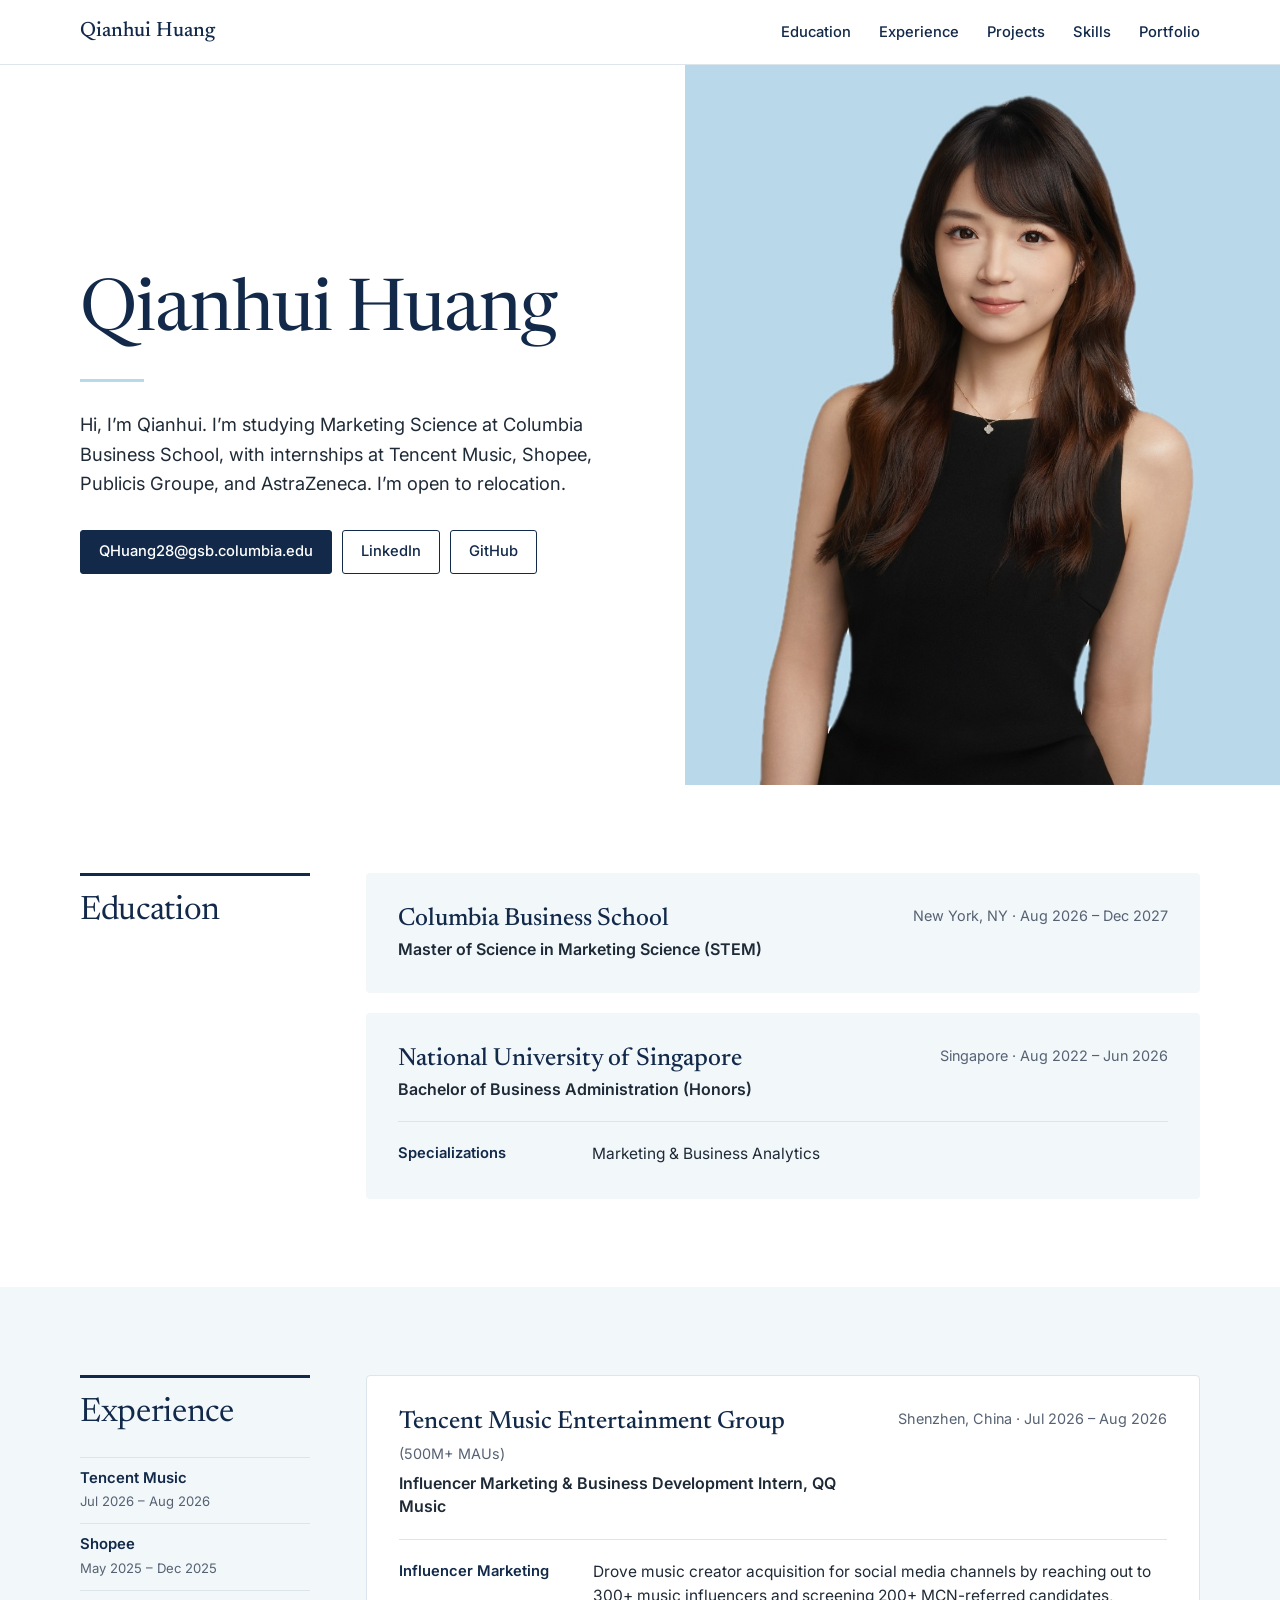
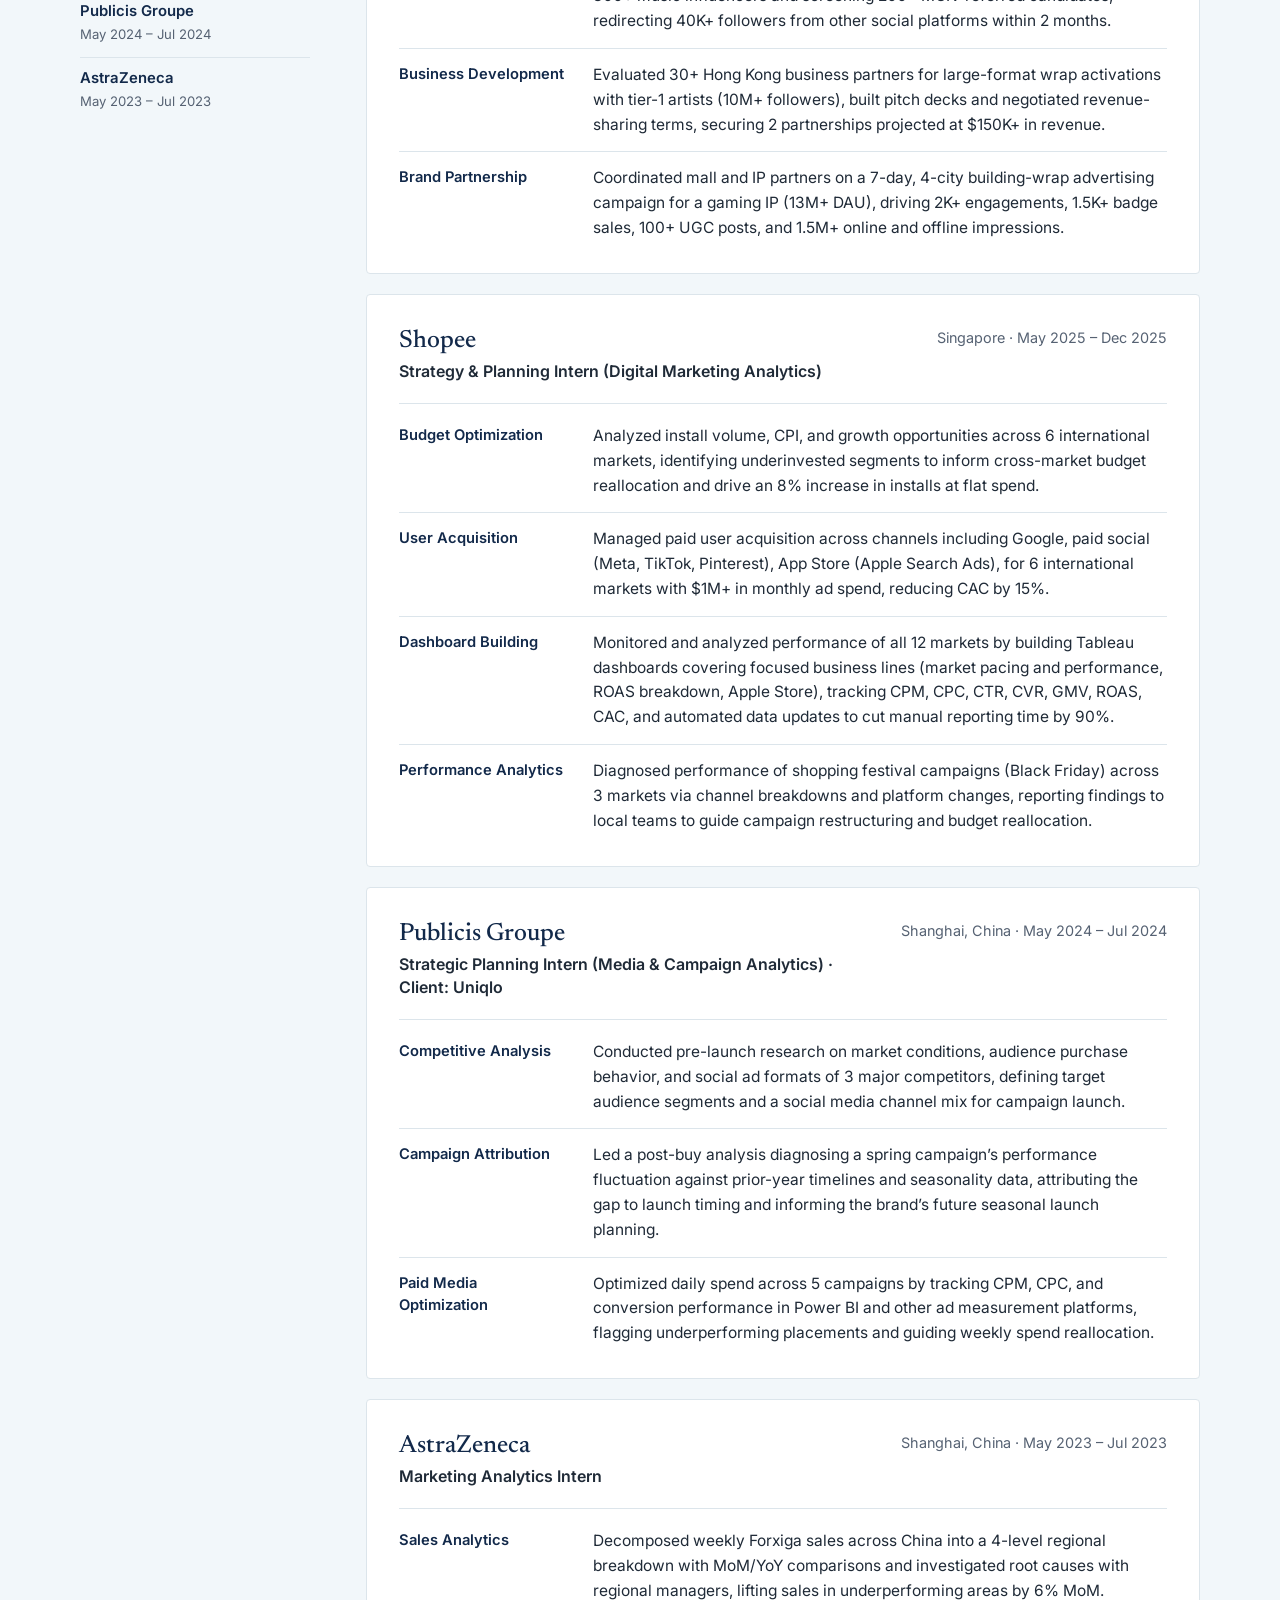
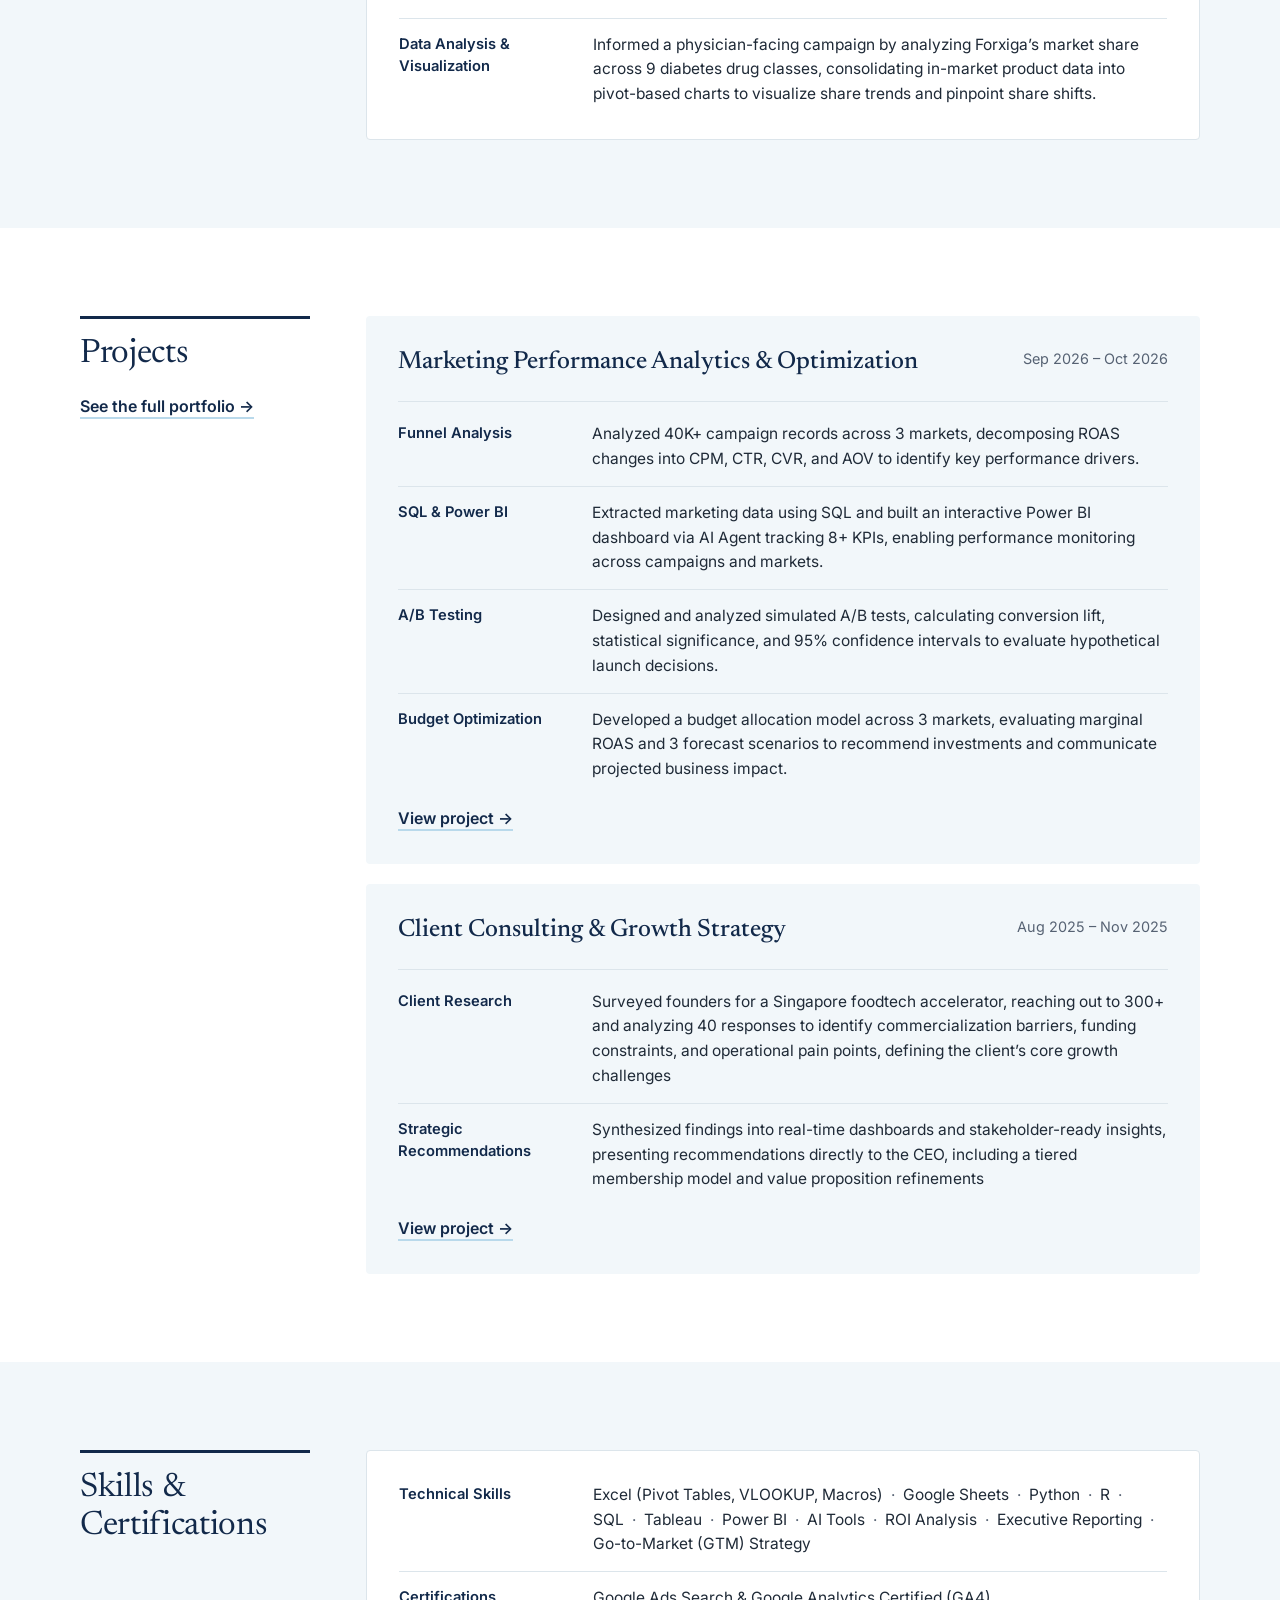
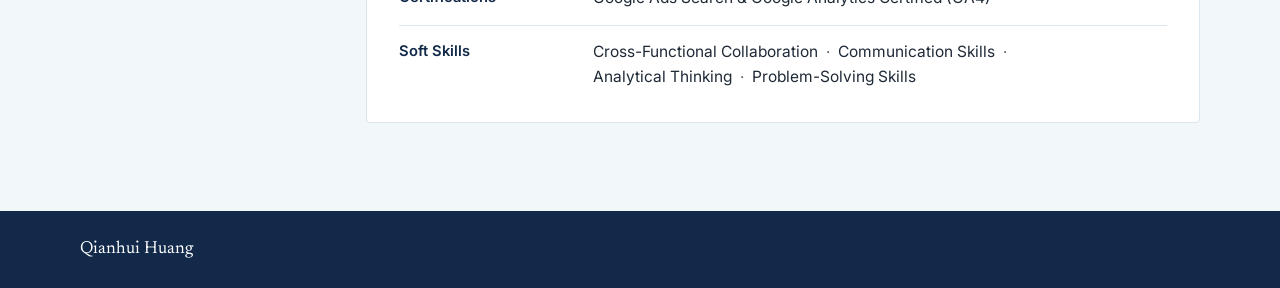
<file: index.html>
<!doctype html>
<html lang="en">
<head>
  <meta charset="utf-8">
  <meta name="viewport" content="width=device-width, initial-scale=1">
  <title>Qianhui Huang</title>
  <meta name="description" content="Qianhui Huang: Master of Science in Marketing Science student at Columbia Business School, focused on marketing analytics.">
  <link rel="icon" href="data:image/svg+xml,%3Csvg xmlns='http://www.w3.org/2000/svg' viewBox='0 0 32 32'%3E%3Crect width='32' height='32' rx='16' fill='%23B9D9EB'/%3E%3Ctext x='16' y='21.5' font-family='Georgia,serif' font-size='15' text-anchor='middle' fill='%2312294A'%3EQH%3C/text%3E%3C/svg%3E">
  <link rel="preconnect" href="https://fonts.googleapis.com">
  <link rel="preconnect" href="https://fonts.gstatic.com" crossorigin>
  <link href="https://fonts.googleapis.com/css2?family=Inter:wght@400;500;600&family=Newsreader:opsz,wght@6..72,400;6..72,500&display=swap" rel="stylesheet">
  <link rel="stylesheet" href="styles.css">
</head>
<body>
  <a class="skip" href="#education">Skip to content</a>

  <header class="nav">
    <div class="wrap">
      <a class="brand" href="#top" aria-label="Qianhui Huang, back to top">Qianhui Huang</a>
      <nav aria-label="Site">
        <ul>
          <li><a href="#education">Education</a></li>
          <li><a href="#experience">Experience</a></li>
          <li><a href="#projects">Projects</a></li>
          <li><a href="#skills">Skills</a></li>
          <li><a href="portfolio.html">Portfolio</a></li>
        </ul>
      </nav>
    </div>
  </header>

  <main id="top">
    <div class="hero">
      <div class="hero-text">
        <h1>Qianhui Huang</h1>
        <p class="lede">Hi, I’m Qianhui. I’m studying Marketing Science at Columbia Business School, with internships at Tencent Music, Shopee, Publicis Groupe, and AstraZeneca. I’m open to relocation.</p>
        <div class="contact">
          <a class="primary" href="mailto:QHuang28@gsb.columbia.edu">QHuang28@gsb.columbia.edu</a>
          <a href="https://www.linkedin.com/in/qianhuihuang" target="_blank" rel="noopener">LinkedIn</a>
          <a href="https://github.com/qianhui-huang" target="_blank" rel="noopener">GitHub</a>
        </div>
      </div>
      <div class="hero-photo">
        <img class="portrait" src="images/qianhui-huang.jpg" width="988" height="1249" alt="Portrait of Qianhui Huang">
      </div>
    </div>

    <section id="education">
      <div class="wrap section-grid">
        <div class="side">
          <h2>Education</h2>
        </div>
        <div class="main">
          <article class="card">
            <div class="card-head">
              <h3 class="org">Columbia Business School</h3>
              <p class="role">Master of Science in Marketing Science (STEM)</p>
              <p class="meta">New York, NY · Aug 2026 – Dec 2027</p>
            </div>
          </article>

          <article class="card">
            <div class="card-head">
              <h3 class="org">National University of Singapore</h3>
              <p class="role">Bachelor of Business Administration (Honors)</p>
              <p class="meta">Singapore · Aug 2022 – Jun 2026</p>
            </div>
            <div class="details">
              <div>
                <span class="label">Specializations</span>
                Marketing &amp; Business Analytics
              </div>
            </div>
          </article>
        </div>
      </div>
    </section>

    <section id="experience" class="band-tint">
      <div class="wrap section-grid">
        <div class="side sticky">
          <h2>Experience</h2>
          <nav class="grid" aria-label="Jump to an employer">
            <a href="#tencent"><strong>Tencent Music</strong><span>Jul 2026 – Aug 2026</span></a>
            <a href="#shopee"><strong>Shopee</strong><span>May 2025 – Dec 2025</span></a>
            <a href="#publicis"><strong>Publicis Groupe</strong><span>May 2024 – Jul 2024</span></a>
            <a href="#astrazeneca"><strong>AstraZeneca</strong><span>May 2023 – Jul 2023</span></a>
          </nav>
        </div>
        <div class="main">
          <article class="card" id="tencent">
            <div class="card-head">
              <h3 class="org">Tencent Music Entertainment Group <small>(500M+ MAUs)</small></h3>
              <p class="role">Influencer Marketing &amp; Business Development Intern, QQ Music</p>
              <p class="meta">Shenzhen, China · Jul 2026 – Aug 2026</p>
            </div>
            <ul class="points">
              <li>
                <h4 class="label">Influencer Marketing</h4>
                Drove music creator acquisition for social media channels by reaching out to 300+ music influencers and screening 200+ MCN-referred candidates, redirecting 40K+ followers from other social platforms within 2 months.
              </li>
              <li>
                <h4 class="label">Business Development</h4>
                Evaluated 30+ Hong Kong business partners for large-format wrap activations with tier-1 artists (10M+ followers), built pitch decks and negotiated revenue-sharing terms, securing 2 partnerships projected at $150K+ in revenue.
              </li>
              <li>
                <h4 class="label">Brand Partnership</h4>
                Coordinated mall and IP partners on a 7-day, 4-city building-wrap advertising campaign for a gaming IP (13M+ DAU), driving 2K+ engagements, 1.5K+ badge sales, 100+ UGC posts, and 1.5M+ online and offline impressions.
              </li>
            </ul>
          </article>

          <article class="card" id="shopee">
            <div class="card-head">
              <h3 class="org">Shopee</h3>
              <p class="role">Strategy &amp; Planning Intern (Digital Marketing Analytics)</p>
              <p class="meta">Singapore · May 2025 – Dec 2025</p>
            </div>
            <ul class="points">
              <li>
                <h4 class="label">Budget Optimization</h4>
                Analyzed install volume, CPI, and growth opportunities across 6 international markets, identifying underinvested segments to inform cross-market budget reallocation and drive an 8% increase in installs at flat spend.
              </li>
              <li>
                <h4 class="label">User Acquisition</h4>
                Managed paid user acquisition across channels including Google, paid social (Meta, TikTok, Pinterest), App Store (Apple Search Ads), for 6 international markets with $1M+ in monthly ad spend, reducing CAC by 15%.
              </li>
              <li>
                <h4 class="label">Dashboard Building</h4>
                Monitored and analyzed performance of all 12 markets by building Tableau dashboards covering focused business lines (market pacing and performance, ROAS breakdown, Apple Store), tracking CPM, CPC, CTR, CVR, GMV, ROAS, CAC, and automated data updates to cut manual reporting time by 90%.
              </li>
              <li>
                <h4 class="label">Performance Analytics</h4>
                Diagnosed performance of shopping festival campaigns (Black Friday) across 3 markets via channel breakdowns and platform changes, reporting findings to local teams to guide campaign restructuring and budget reallocation.
              </li>
            </ul>
          </article>

          <article class="card" id="publicis">
            <div class="card-head">
              <h3 class="org">Publicis Groupe</h3>
              <p class="role">Strategic Planning Intern (Media &amp; Campaign Analytics) · Client: Uniqlo</p>
              <p class="meta">Shanghai, China · May 2024 – Jul 2024</p>
            </div>
            <ul class="points">
              <li>
                <h4 class="label">Competitive Analysis</h4>
                Conducted pre-launch research on market conditions, audience purchase behavior, and social ad formats of 3 major competitors, defining target audience segments and a social media channel mix for campaign launch.
              </li>
              <li>
                <h4 class="label">Campaign Attribution</h4>
                Led a post-buy analysis diagnosing a spring campaign’s performance fluctuation against prior-year timelines and seasonality data, attributing the gap to launch timing and informing the brand’s future seasonal launch planning.
              </li>
              <li>
                <h4 class="label">Paid Media Optimization</h4>
                Optimized daily spend across 5 campaigns by tracking CPM, CPC, and conversion performance in Power BI and other ad measurement platforms, flagging underperforming placements and guiding weekly spend reallocation.
              </li>
            </ul>
          </article>

          <article class="card" id="astrazeneca">
            <div class="card-head">
              <h3 class="org">AstraZeneca</h3>
              <p class="role">Marketing Analytics Intern</p>
              <p class="meta">Shanghai, China · May 2023 – Jul 2023</p>
            </div>
            <ul class="points">
              <li>
                <h4 class="label">Sales Analytics</h4>
                Decomposed weekly Forxiga sales across China into a 4-level regional breakdown with MoM/YoY comparisons and investigated root causes with regional managers, lifting sales in underperforming areas by 6% MoM.
              </li>
              <li>
                <h4 class="label">Data Analysis &amp; Visualization</h4>
                Informed a physician-facing campaign by analyzing Forxiga’s market share across 9 diabetes drug classes, consolidating in-market product data into pivot-based charts to visualize share trends and pinpoint share shifts.
              </li>
            </ul>
          </article>
        </div>
      </div>
    </section>

    <section id="projects">
      <div class="wrap section-grid">
        <div class="side">
          <h2>Projects</h2>
          <a class="card-link" href="portfolio.html">See the full portfolio →</a>
        </div>
        <div class="main">
          <article class="card">
            <div class="card-head">
              <h3 class="org">Marketing Performance Analytics &amp; Optimization</h3>
              <p class="meta">Sep 2026 – Oct 2026</p>
            </div>
            <ul class="points">
              <li>
                <h4 class="label">Funnel Analysis</h4>
                Analyzed 40K+ campaign records across 3 markets, decomposing ROAS changes into CPM, CTR, CVR, and AOV to identify key performance drivers.
              </li>
              <li>
                <h4 class="label">SQL &amp; Power BI</h4>
                Extracted marketing data using SQL and built an interactive Power BI dashboard via AI Agent tracking 8+ KPIs, enabling performance monitoring across campaigns and markets.
              </li>
              <li>
                <h4 class="label">A/B Testing</h4>
                Designed and analyzed simulated A/B tests, calculating conversion lift, statistical significance, and 95% confidence intervals to evaluate hypothetical launch decisions.
              </li>
              <li>
                <h4 class="label">Budget Optimization</h4>
                Developed a budget allocation model across 3 markets, evaluating marginal ROAS and 3 forecast scenarios to recommend investments and communicate projected business impact.
              </li>
            </ul>
            <a class="card-link" href="projects/marketing-performance-analytics.html">View project →</a>
          </article>

          <article class="card">
            <div class="card-head">
              <h3 class="org">Client Consulting &amp; Growth Strategy</h3>
              <p class="meta">Aug 2025 – Nov 2025</p>
            </div>
            <ul class="points">
              <li>
                <h4 class="label">Client Research</h4>
                Surveyed founders for a Singapore foodtech accelerator, reaching out to 300+ and analyzing 40 responses to identify commercialization barriers, funding constraints, and operational pain points, defining the client’s core growth challenges
              </li>
              <li>
                <h4 class="label">Strategic Recommendations</h4>
                Synthesized findings into real-time dashboards and stakeholder-ready insights, presenting recommendations directly to the CEO, including a tiered membership model and value proposition refinements
              </li>
            </ul>
            <a class="card-link" href="projects/client-consulting-growth-strategy.html">View project →</a>
          </article>
        </div>
      </div>
    </section>

    <section id="skills" class="band-tint">
      <div class="wrap section-grid">
        <div class="side">
          <h2>Skills &amp; Certifications</h2>
        </div>
        <div class="main">
          <div class="extras">
            <div>
              <h3>Technical Skills</h3>
              <ul class="chips">
                <li>Excel (Pivot Tables, VLOOKUP, Macros)</li><li>Google Sheets</li><li>Python</li><li>R</li><li>SQL</li><li>Tableau</li><li>Power BI</li><li>AI Tools</li><li>ROI Analysis</li><li>Executive Reporting</li><li>Go-to-Market (GTM) Strategy</li>
              </ul>
            </div>
            <div>
              <h3>Certifications</h3>
              <p>Google Ads Search &amp; Google Analytics Certified (GA4)</p>
            </div>
            <div>
              <h3>Soft Skills</h3>
              <ul class="chips">
                <li>Cross-Functional Collaboration</li><li>Communication Skills</li><li>Analytical Thinking</li><li>Problem-Solving Skills</li>
              </ul>
            </div>
          </div>
        </div>
      </div>
    </section>
  </main>

  <footer>
    <div class="wrap">Qianhui Huang</div>
  </footer>
</body>
</html>
</file>
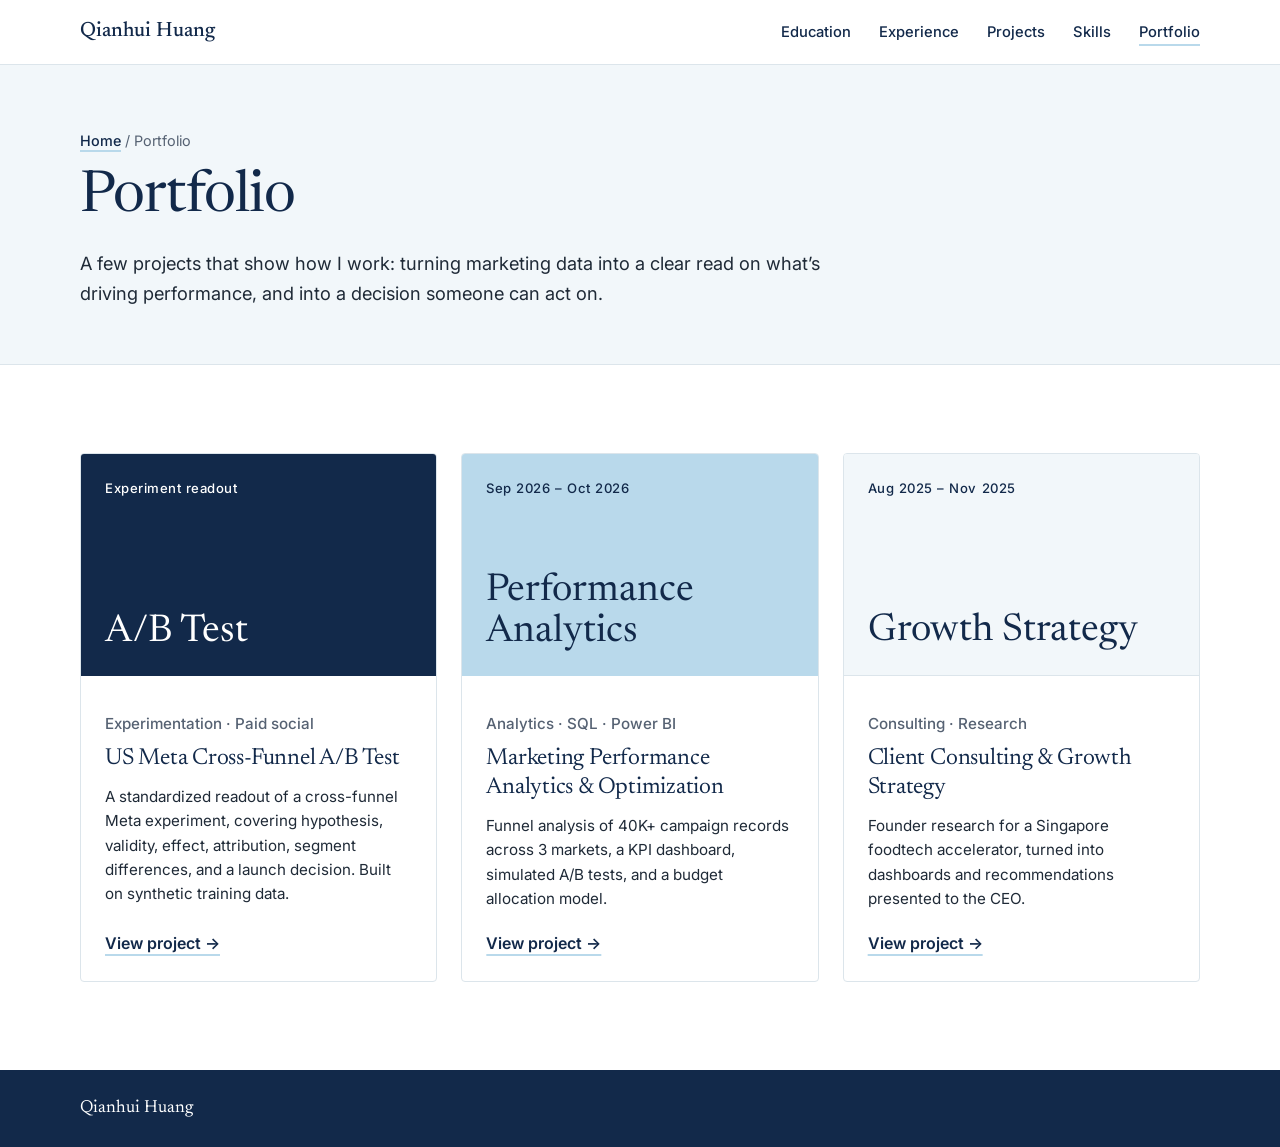
<file: portfolio.html>
<!doctype html>
<html lang="en">
<head>
  <meta charset="utf-8">
  <meta name="viewport" content="width=device-width, initial-scale=1">
  <title>Portfolio · Qianhui Huang</title>
  <meta name="description" content="Selected marketing analytics and strategy projects by Qianhui Huang.">
  <link rel="icon" href="data:image/svg+xml,%3Csvg xmlns='http://www.w3.org/2000/svg' viewBox='0 0 32 32'%3E%3Crect width='32' height='32' rx='16' fill='%23B9D9EB'/%3E%3Ctext x='16' y='21.5' font-family='Georgia,serif' font-size='15' text-anchor='middle' fill='%2312294A'%3EQH%3C/text%3E%3C/svg%3E">
  <link rel="preconnect" href="https://fonts.googleapis.com">
  <link rel="preconnect" href="https://fonts.gstatic.com" crossorigin>
  <link href="https://fonts.googleapis.com/css2?family=Inter:wght@400;500;600&family=Newsreader:opsz,wght@6..72,400;6..72,500&display=swap" rel="stylesheet">
  <link rel="stylesheet" href="styles.css">
</head>
<body>
  <a class="skip" href="#projects">Skip to content</a>

  <header class="nav">
    <div class="wrap">
      <a class="brand" href="index.html">Qianhui Huang</a>
      <nav aria-label="Site">
        <ul>
          <li><a href="index.html#education">Education</a></li>
          <li><a href="index.html#experience">Experience</a></li>
          <li><a href="index.html#projects">Projects</a></li>
          <li><a href="index.html#skills">Skills</a></li>
          <li><a href="portfolio.html" aria-current="page">Portfolio</a></li>
        </ul>
      </nav>
    </div>
  </header>

  <main>
    <div class="page-head">
      <div class="wrap">
        <p class="crumbs"><a href="index.html">Home</a> / Portfolio</p>
        <h1>Portfolio</h1>
        <p class="lede">A few projects that show how I work: turning marketing data into a clear read on what’s driving performance, and into a decision someone can act on.</p>
      </div>
    </div>

    <section id="projects">
      <div class="wrap">
        <div class="gallery">
          <a class="tile" href="projects/cross-funnel-ab-test.html">
            <div class="tile-cover cover-navy" aria-hidden="true">
              <span class="cover-tags">Experiment readout</span>
              <span class="cover-word">A/B Test</span>
            </div>
            <div class="tile-body">
              <p class="kicker">Experimentation · Paid social</p>
              <h2>US Meta Cross-Funnel A/B Test</h2>
              <p>A standardized readout of a cross-funnel Meta experiment, covering hypothesis, validity, effect, attribution, segment differences, and a launch decision. Built on synthetic training data.</p>
              <span class="card-link">View project →</span>
            </div>
          </a>

          <a class="tile" href="projects/marketing-performance-analytics.html">
            <div class="tile-cover cover-blue" aria-hidden="true">
              <span class="cover-tags">Sep 2026 – Oct 2026</span>
              <span class="cover-word">Performance Analytics</span>
            </div>
            <div class="tile-body">
              <p class="kicker">Analytics · SQL · Power BI</p>
              <h2>Marketing Performance Analytics &amp; Optimization</h2>
              <p>Funnel analysis of 40K+ campaign records across 3 markets, a KPI dashboard, simulated A/B tests, and a budget allocation model.</p>
              <span class="card-link">View project →</span>
            </div>
          </a>

          <a class="tile" href="projects/client-consulting-growth-strategy.html">
            <div class="tile-cover cover-tint" aria-hidden="true">
              <span class="cover-tags">Aug 2025 – Nov 2025</span>
              <span class="cover-word">Growth Strategy</span>
            </div>
            <div class="tile-body">
              <p class="kicker">Consulting · Research</p>
              <h2>Client Consulting &amp; Growth Strategy</h2>
              <p>Founder research for a Singapore foodtech accelerator, turned into dashboards and recommendations presented to the CEO.</p>
              <span class="card-link">View project →</span>
            </div>
          </a>
        </div>
      </div>
    </section>
  </main>

  <footer>
    <div class="wrap">Qianhui Huang</div>
  </footer>
</body>
</html>
</file>
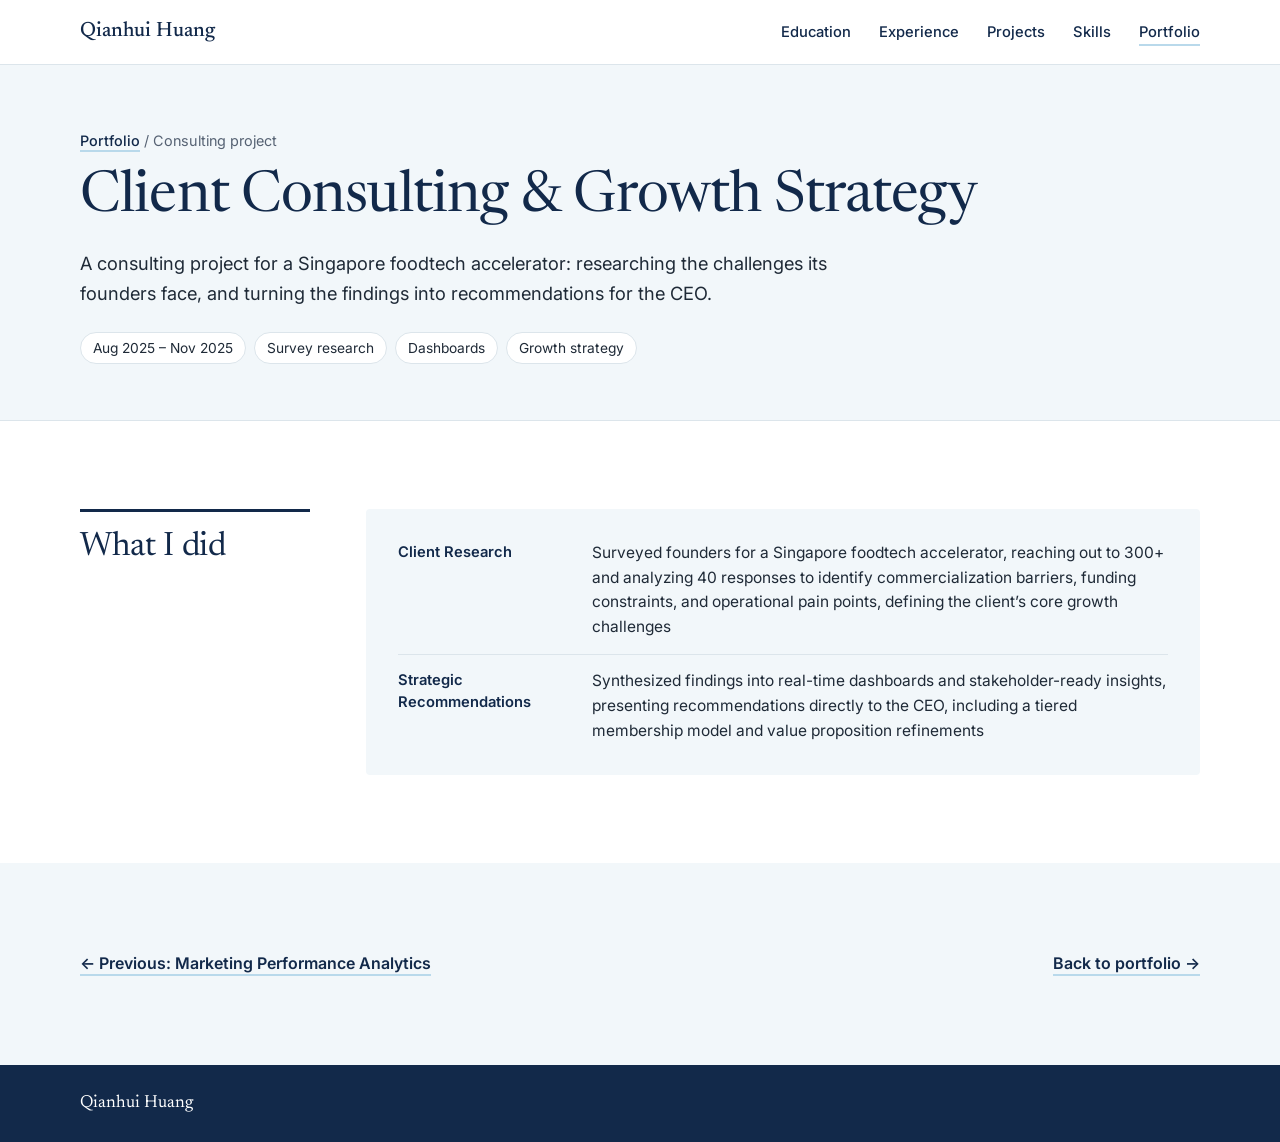
<file: projects/client-consulting-growth-strategy.html>
<!doctype html>
<html lang="en">
<head>
  <meta charset="utf-8">
  <meta name="viewport" content="width=device-width, initial-scale=1">
  <title>Client Consulting &amp; Growth Strategy · Qianhui Huang</title>
  <meta name="description" content="Founder research for a Singapore foodtech accelerator, turned into dashboards and recommendations presented to the CEO.">
  <link rel="icon" href="data:image/svg+xml,%3Csvg xmlns='http://www.w3.org/2000/svg' viewBox='0 0 32 32'%3E%3Crect width='32' height='32' rx='16' fill='%23B9D9EB'/%3E%3Ctext x='16' y='21.5' font-family='Georgia,serif' font-size='15' text-anchor='middle' fill='%2312294A'%3EQH%3C/text%3E%3C/svg%3E">
  <link rel="preconnect" href="https://fonts.googleapis.com">
  <link rel="preconnect" href="https://fonts.gstatic.com" crossorigin>
  <link href="https://fonts.googleapis.com/css2?family=Inter:wght@400;500;600&family=Newsreader:opsz,wght@6..72,400;6..72,500&display=swap" rel="stylesheet">
  <link rel="stylesheet" href="../styles.css">
</head>
<body>
  <a class="skip" href="#work">Skip to content</a>

  <header class="nav">
    <div class="wrap">
      <a class="brand" href="../index.html">Qianhui Huang</a>
      <nav aria-label="Site">
        <ul>
          <li><a href="../index.html#education">Education</a></li>
          <li><a href="../index.html#experience">Experience</a></li>
          <li><a href="../index.html#projects">Projects</a></li>
          <li><a href="../index.html#skills">Skills</a></li>
          <li><a href="../portfolio.html" aria-current="true">Portfolio</a></li>
        </ul>
      </nav>
    </div>
  </header>

  <main>
    <div class="page-head">
      <div class="wrap">
        <p class="crumbs"><a href="../portfolio.html">Portfolio</a> / Consulting project</p>
        <h1>Client Consulting &amp; Growth Strategy</h1>
        <p class="lede">A consulting project for a Singapore foodtech accelerator: researching the challenges its founders face, and turning the findings into recommendations for the CEO.</p>
        <ul class="tags">
          <li>Aug 2025 – Nov 2025</li>
          <li>Survey research</li>
          <li>Dashboards</li>
          <li>Growth strategy</li>
        </ul>
      </div>
    </div>

    <section id="work">
      <div class="wrap section-grid">
        <div class="side">
          <h2>What I did</h2>
        </div>
        <div class="main">
          <div class="extras">
            <div>
              <h3>Client Research</h3>
              <p>Surveyed founders for a Singapore foodtech accelerator, reaching out to 300+ and analyzing 40 responses to identify commercialization barriers, funding constraints, and operational pain points, defining the client’s core growth challenges</p>
            </div>
            <div>
              <h3>Strategic Recommendations</h3>
              <p>Synthesized findings into real-time dashboards and stakeholder-ready insights, presenting recommendations directly to the CEO, including a tiered membership model and value proposition refinements</p>
            </div>
          </div>
        </div>
      </div>
    </section>

    <section class="band-tint">
      <div class="wrap pager">
        <a class="card-link" href="marketing-performance-analytics.html">← Previous: Marketing Performance Analytics</a>
        <a class="card-link" href="../portfolio.html">Back to portfolio →</a>
      </div>
    </section>
  </main>

  <footer>
    <div class="wrap">Qianhui Huang</div>
  </footer>
</body>
</html>
</file>
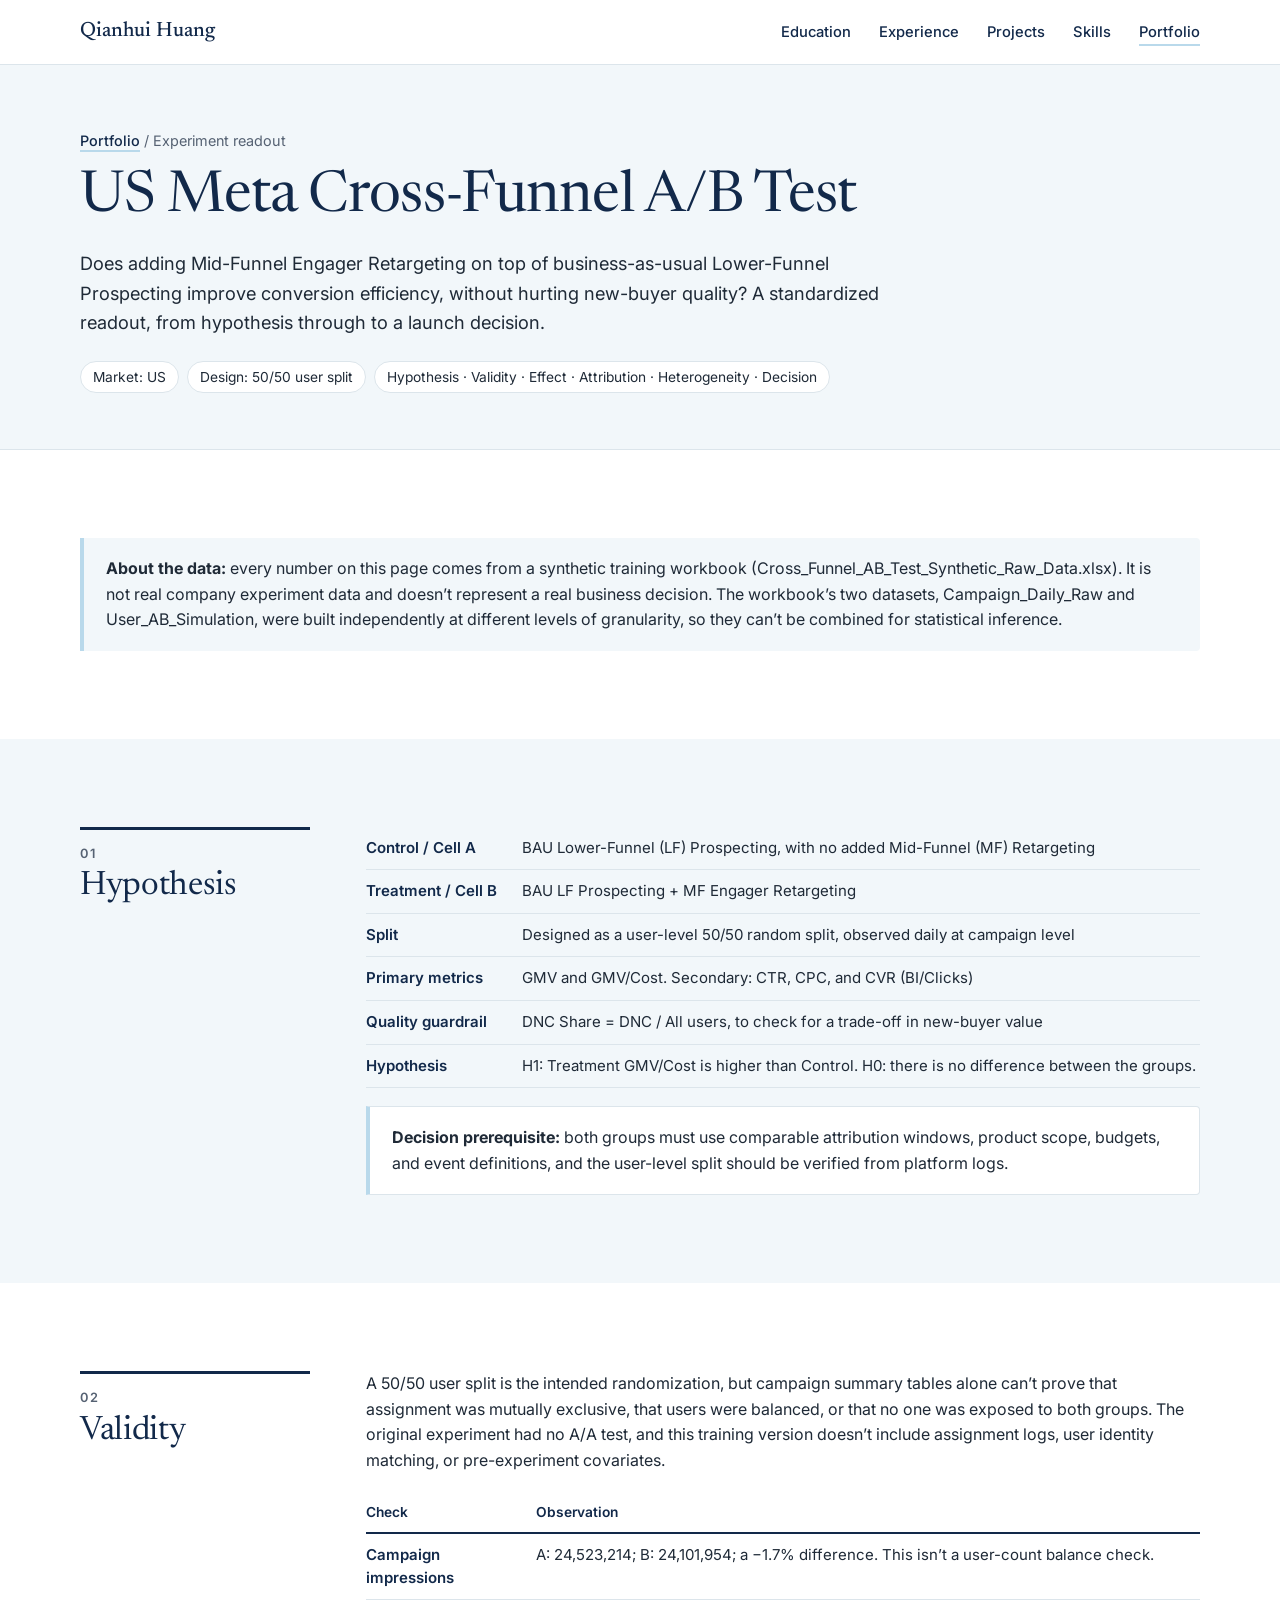
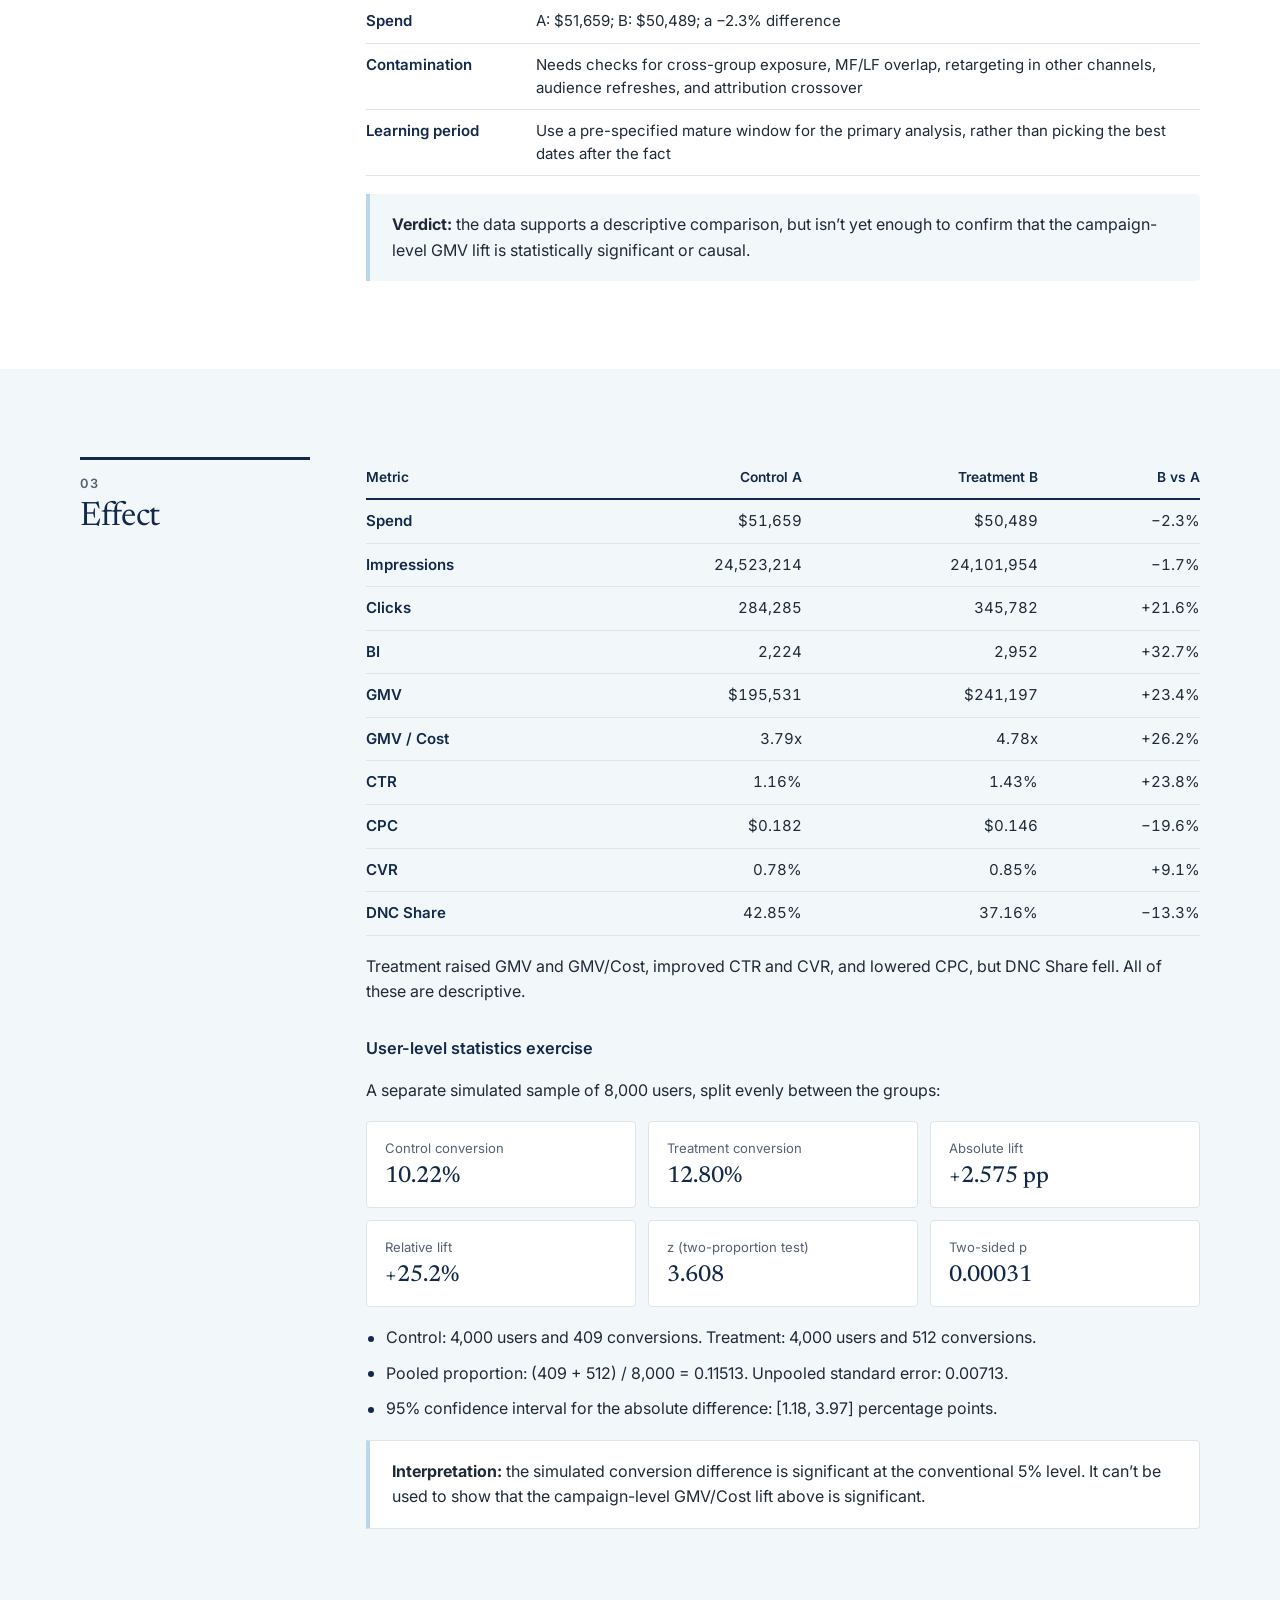
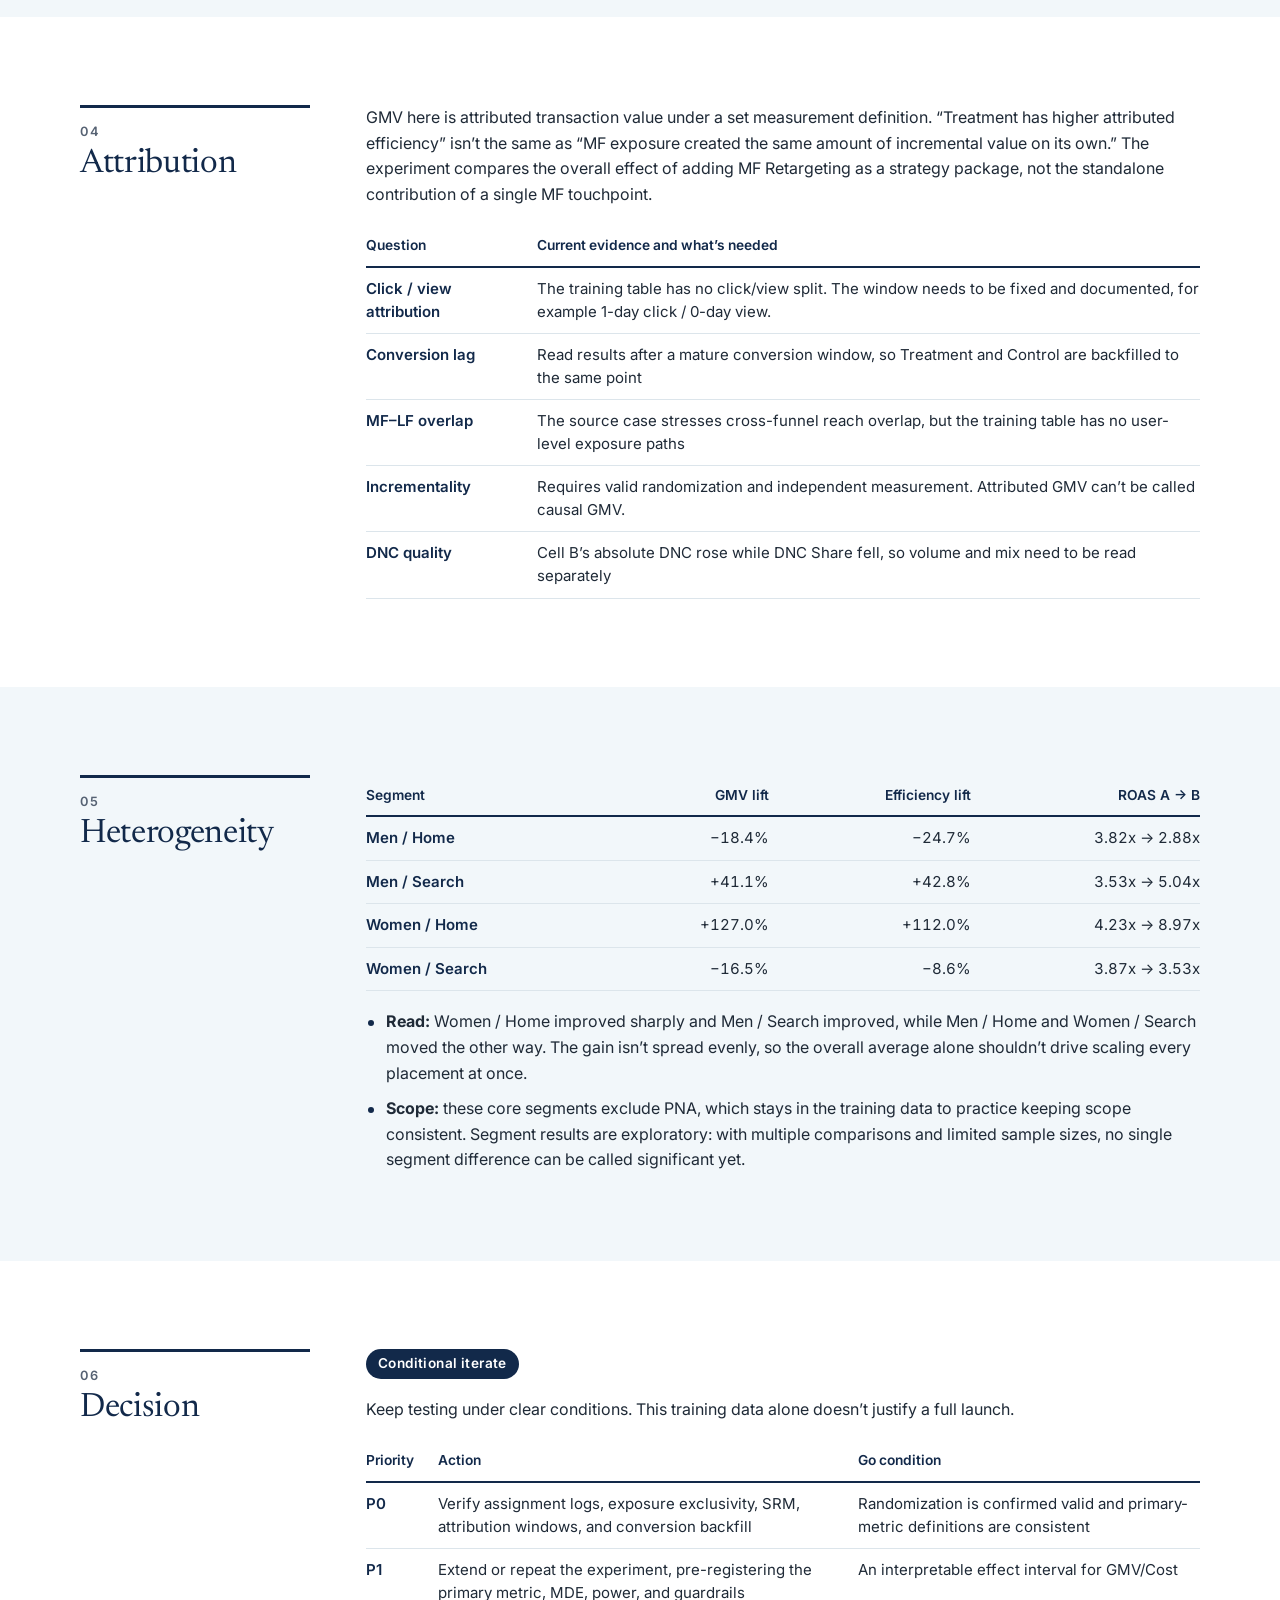
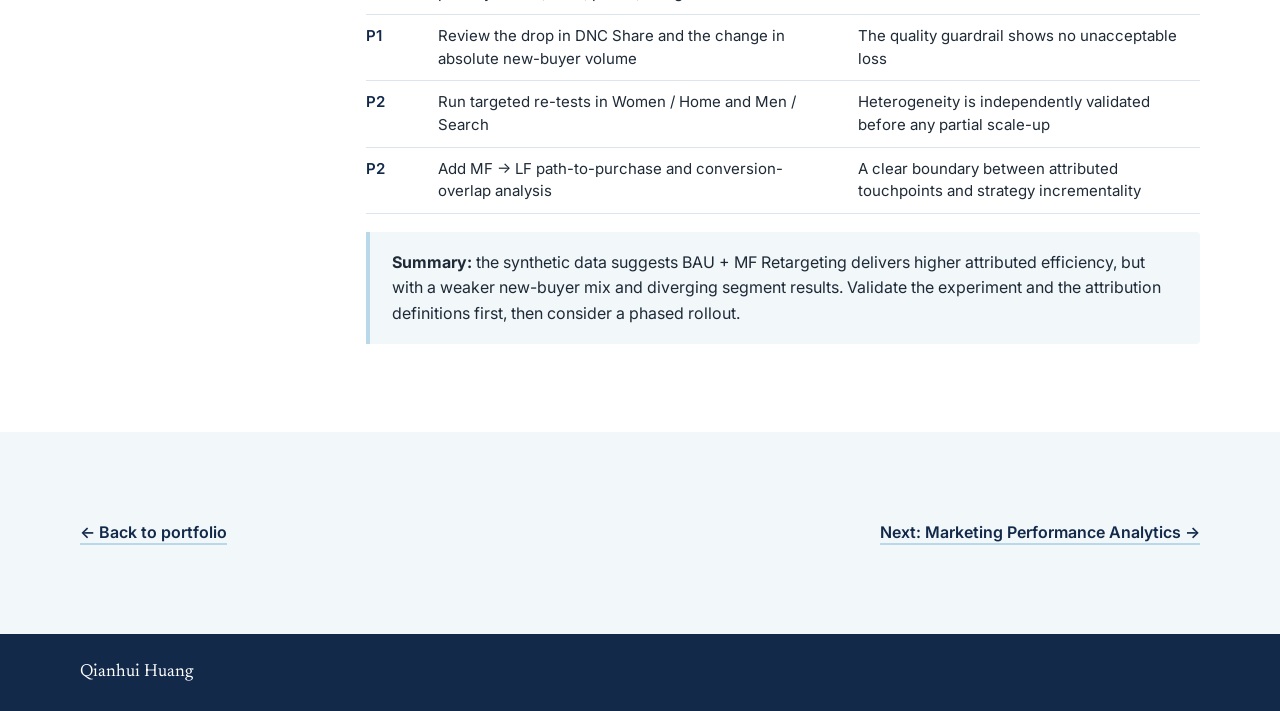
<file: projects/cross-funnel-ab-test.html>
<!doctype html>
<html lang="en">
<head>
  <meta charset="utf-8">
  <meta name="viewport" content="width=device-width, initial-scale=1">
  <title>US Meta Cross-Funnel A/B Test · Qianhui Huang</title>
  <meta name="description" content="A standardized readout of a cross-funnel Meta A/B test: hypothesis, validity, effect, attribution, heterogeneity, and decision. Synthetic training data.">
  <link rel="icon" href="data:image/svg+xml,%3Csvg xmlns='http://www.w3.org/2000/svg' viewBox='0 0 32 32'%3E%3Crect width='32' height='32' rx='16' fill='%23B9D9EB'/%3E%3Ctext x='16' y='21.5' font-family='Georgia,serif' font-size='15' text-anchor='middle' fill='%2312294A'%3EQH%3C/text%3E%3C/svg%3E">
  <link rel="preconnect" href="https://fonts.googleapis.com">
  <link rel="preconnect" href="https://fonts.gstatic.com" crossorigin>
  <link href="https://fonts.googleapis.com/css2?family=Inter:wght@400;500;600&family=Newsreader:opsz,wght@6..72,400;6..72,500&display=swap" rel="stylesheet">
  <link rel="stylesheet" href="../styles.css">
</head>
<body>
  <a class="skip" href="#hypothesis">Skip to content</a>

  <header class="nav">
    <div class="wrap">
      <a class="brand" href="../index.html">Qianhui Huang</a>
      <nav aria-label="Site">
        <ul>
          <li><a href="../index.html#education">Education</a></li>
          <li><a href="../index.html#experience">Experience</a></li>
          <li><a href="../index.html#projects">Projects</a></li>
          <li><a href="../index.html#skills">Skills</a></li>
          <li><a href="../portfolio.html" aria-current="true">Portfolio</a></li>
        </ul>
      </nav>
    </div>
  </header>

  <main>
    <div class="page-head">
      <div class="wrap">
        <p class="crumbs"><a href="../portfolio.html">Portfolio</a> / Experiment readout</p>
        <h1>US Meta Cross-Funnel A/B Test</h1>
        <p class="lede">Does adding Mid-Funnel Engager Retargeting on top of business-as-usual Lower-Funnel Prospecting improve conversion efficiency, without hurting new-buyer quality? A standardized readout, from hypothesis through to a launch decision.</p>
        <ul class="tags">
          <li>Market: US</li>
          <li>Design: 50/50 user split</li>
          <li>Hypothesis · Validity · Effect · Attribution · Heterogeneity · Decision</li>
        </ul>
      </div>
    </div>

    <section>
      <div class="wrap">
        <p class="callout"><strong>About the data:</strong> every number on this page comes from a synthetic training workbook (Cross_Funnel_AB_Test_Synthetic_Raw_Data.xlsx). It is not real company experiment data and doesn’t represent a real business decision. The workbook’s two datasets, Campaign_Daily_Raw and User_AB_Simulation, were built independently at different levels of granularity, so they can’t be combined for statistical inference.</p>
      </div>
    </section>

    <section id="hypothesis" class="band-tint">
      <div class="wrap section-grid">
        <div class="side">
          <h2><span class="num">01</span>Hypothesis</h2>
        </div>
        <div class="main prose">
          <div class="table-wrap">
            <table>
              <tbody>
                <tr><th scope="row">Control / Cell A</th><td>BAU Lower-Funnel (LF) Prospecting, with no added Mid-Funnel (MF) Retargeting</td></tr>
                <tr><th scope="row">Treatment / Cell B</th><td>BAU LF Prospecting + MF Engager Retargeting</td></tr>
                <tr><th scope="row">Split</th><td>Designed as a user-level 50/50 random split, observed daily at campaign level</td></tr>
                <tr><th scope="row">Primary metrics</th><td>GMV and GMV/Cost. Secondary: CTR, CPC, and CVR (BI/Clicks)</td></tr>
                <tr><th scope="row">Quality guardrail</th><td>DNC Share = DNC / All users, to check for a trade-off in new-buyer value</td></tr>
                <tr><th scope="row">Hypothesis</th><td>H1: Treatment GMV/Cost is higher than Control. H0: there is no difference between the groups.</td></tr>
              </tbody>
            </table>
          </div>
          <p class="callout"><strong>Decision prerequisite:</strong> both groups must use comparable attribution windows, product scope, budgets, and event definitions, and the user-level split should be verified from platform logs.</p>
        </div>
      </div>
    </section>

    <section id="validity">
      <div class="wrap section-grid">
        <div class="side">
          <h2><span class="num">02</span>Validity</h2>
        </div>
        <div class="main prose">
          <p>A 50/50 user split is the intended randomization, but campaign summary tables alone can’t prove that assignment was mutually exclusive, that users were balanced, or that no one was exposed to both groups. The original experiment had no A/A test, and this training version doesn’t include assignment logs, user identity matching, or pre-experiment covariates.</p>
          <div class="table-wrap">
            <table>
              <thead><tr><th scope="col">Check</th><th scope="col">Observation</th></tr></thead>
              <tbody>
                <tr><th scope="row">Campaign impressions</th><td>A: 24,523,214; B: 24,101,954; a −1.7% difference. This isn’t a user-count balance check.</td></tr>
                <tr><th scope="row">Spend</th><td>A: $51,659; B: $50,489; a −2.3% difference</td></tr>
                <tr><th scope="row">Contamination</th><td>Needs checks for cross-group exposure, MF/LF overlap, retargeting in other channels, audience refreshes, and attribution crossover</td></tr>
                <tr><th scope="row">Learning period</th><td>Use a pre-specified mature window for the primary analysis, rather than picking the best dates after the fact</td></tr>
              </tbody>
            </table>
          </div>
          <p class="callout"><strong>Verdict:</strong> the data supports a descriptive comparison, but isn’t yet enough to confirm that the campaign-level GMV lift is statistically significant or causal.</p>
        </div>
      </div>
    </section>

    <section id="effect" class="band-tint">
      <div class="wrap section-grid">
        <div class="side">
          <h2><span class="num">03</span>Effect</h2>
        </div>
        <div class="main prose">
          <div class="table-wrap">
            <table>
              <thead>
                <tr><th scope="col">Metric</th><th scope="col" class="num-col">Control A</th><th scope="col" class="num-col">Treatment B</th><th scope="col" class="num-col">B vs A</th></tr>
              </thead>
              <tbody>
                <tr><th scope="row">Spend</th><td class="num-col">$51,659</td><td class="num-col">$50,489</td><td class="num-col">−2.3%</td></tr>
                <tr><th scope="row">Impressions</th><td class="num-col">24,523,214</td><td class="num-col">24,101,954</td><td class="num-col">−1.7%</td></tr>
                <tr><th scope="row">Clicks</th><td class="num-col">284,285</td><td class="num-col">345,782</td><td class="num-col">+21.6%</td></tr>
                <tr><th scope="row">BI</th><td class="num-col">2,224</td><td class="num-col">2,952</td><td class="num-col">+32.7%</td></tr>
                <tr><th scope="row">GMV</th><td class="num-col">$195,531</td><td class="num-col">$241,197</td><td class="num-col">+23.4%</td></tr>
                <tr><th scope="row">GMV / Cost</th><td class="num-col">3.79x</td><td class="num-col">4.78x</td><td class="num-col">+26.2%</td></tr>
                <tr><th scope="row">CTR</th><td class="num-col">1.16%</td><td class="num-col">1.43%</td><td class="num-col">+23.8%</td></tr>
                <tr><th scope="row">CPC</th><td class="num-col">$0.182</td><td class="num-col">$0.146</td><td class="num-col">−19.6%</td></tr>
                <tr><th scope="row">CVR</th><td class="num-col">0.78%</td><td class="num-col">0.85%</td><td class="num-col">+9.1%</td></tr>
                <tr><th scope="row">DNC Share</th><td class="num-col">42.85%</td><td class="num-col">37.16%</td><td class="num-col">−13.3%</td></tr>
              </tbody>
            </table>
          </div>
          <p>Treatment raised GMV and GMV/Cost, improved CTR and CVR, and lowered CPC, but DNC Share fell. All of these are descriptive.</p>

          <h3>User-level statistics exercise</h3>
          <p>A separate simulated sample of 8,000 users, split evenly between the groups:</p>
          <dl class="facts">
            <div class="fact"><dt>Control conversion</dt><dd>10.22%</dd></div>
            <div class="fact"><dt>Treatment conversion</dt><dd>12.80%</dd></div>
            <div class="fact"><dt>Absolute lift</dt><dd>+2.575 pp</dd></div>
            <div class="fact"><dt>Relative lift</dt><dd>+25.2%</dd></div>
            <div class="fact"><dt>z (two-proportion test)</dt><dd>3.608</dd></div>
            <div class="fact"><dt>Two-sided p</dt><dd>0.00031</dd></div>
          </dl>
          <ul class="bullets">
            <li>Control: 4,000 users and 409 conversions. Treatment: 4,000 users and 512 conversions.</li>
            <li>Pooled proportion: (409 + 512) / 8,000 = 0.11513. Unpooled standard error: 0.00713.</li>
            <li>95% confidence interval for the absolute difference: [1.18, 3.97] percentage points.</li>
          </ul>
          <p class="callout"><strong>Interpretation:</strong> the simulated conversion difference is significant at the conventional 5% level. It can’t be used to show that the campaign-level GMV/Cost lift above is significant.</p>
        </div>
      </div>
    </section>

    <section id="attribution">
      <div class="wrap section-grid">
        <div class="side">
          <h2><span class="num">04</span>Attribution</h2>
        </div>
        <div class="main prose">
          <p>GMV here is attributed transaction value under a set measurement definition. “Treatment has higher attributed efficiency” isn’t the same as “MF exposure created the same amount of incremental value on its own.” The experiment compares the overall effect of adding MF Retargeting as a strategy package, not the standalone contribution of a single MF touchpoint.</p>
          <div class="table-wrap">
            <table>
              <thead><tr><th scope="col">Question</th><th scope="col">Current evidence and what’s needed</th></tr></thead>
              <tbody>
                <tr><th scope="row">Click / view attribution</th><td>The training table has no click/view split. The window needs to be fixed and documented, for example 1-day click / 0-day view.</td></tr>
                <tr><th scope="row">Conversion lag</th><td>Read results after a mature conversion window, so Treatment and Control are backfilled to the same point</td></tr>
                <tr><th scope="row">MF–LF overlap</th><td>The source case stresses cross-funnel reach overlap, but the training table has no user-level exposure paths</td></tr>
                <tr><th scope="row">Incrementality</th><td>Requires valid randomization and independent measurement. Attributed GMV can’t be called causal GMV.</td></tr>
                <tr><th scope="row">DNC quality</th><td>Cell B’s absolute DNC rose while DNC Share fell, so volume and mix need to be read separately</td></tr>
              </tbody>
            </table>
          </div>
        </div>
      </div>
    </section>

    <section id="heterogeneity" class="band-tint">
      <div class="wrap section-grid">
        <div class="side">
          <h2><span class="num">05</span>Heterogeneity</h2>
        </div>
        <div class="main prose">
          <div class="table-wrap">
            <table>
              <thead>
                <tr><th scope="col">Segment</th><th scope="col" class="num-col">GMV lift</th><th scope="col" class="num-col">Efficiency lift</th><th scope="col" class="num-col">ROAS A → B</th></tr>
              </thead>
              <tbody>
                <tr><th scope="row">Men / Home</th><td class="num-col">−18.4%</td><td class="num-col">−24.7%</td><td class="num-col">3.82x → 2.88x</td></tr>
                <tr><th scope="row">Men / Search</th><td class="num-col">+41.1%</td><td class="num-col">+42.8%</td><td class="num-col">3.53x → 5.04x</td></tr>
                <tr><th scope="row">Women / Home</th><td class="num-col">+127.0%</td><td class="num-col">+112.0%</td><td class="num-col">4.23x → 8.97x</td></tr>
                <tr><th scope="row">Women / Search</th><td class="num-col">−16.5%</td><td class="num-col">−8.6%</td><td class="num-col">3.87x → 3.53x</td></tr>
              </tbody>
            </table>
          </div>
          <ul class="bullets">
            <li><strong>Read:</strong> Women / Home improved sharply and Men / Search improved, while Men / Home and Women / Search moved the other way. The gain isn’t spread evenly, so the overall average alone shouldn’t drive scaling every placement at once.</li>
            <li><strong>Scope:</strong> these core segments exclude PNA, which stays in the training data to practice keeping scope consistent. Segment results are exploratory: with multiple comparisons and limited sample sizes, no single segment difference can be called significant yet.</li>
          </ul>
        </div>
      </div>
    </section>

    <section id="decision">
      <div class="wrap section-grid">
        <div class="side">
          <h2><span class="num">06</span>Decision</h2>
        </div>
        <div class="main prose">
          <p><span class="badge">Conditional iterate</span></p>
          <p>Keep testing under clear conditions. This training data alone doesn’t justify a full launch.</p>
          <div class="table-wrap">
            <table>
              <thead><tr><th scope="col">Priority</th><th scope="col">Action</th><th scope="col">Go condition</th></tr></thead>
              <tbody>
                <tr><th scope="row">P0</th><td>Verify assignment logs, exposure exclusivity, SRM, attribution windows, and conversion backfill</td><td>Randomization is confirmed valid and primary-metric definitions are consistent</td></tr>
                <tr><th scope="row">P1</th><td>Extend or repeat the experiment, pre-registering the primary metric, MDE, power, and guardrails</td><td>An interpretable effect interval for GMV/Cost</td></tr>
                <tr><th scope="row">P1</th><td>Review the drop in DNC Share and the change in absolute new-buyer volume</td><td>The quality guardrail shows no unacceptable loss</td></tr>
                <tr><th scope="row">P2</th><td>Run targeted re-tests in Women / Home and Men / Search</td><td>Heterogeneity is independently validated before any partial scale-up</td></tr>
                <tr><th scope="row">P2</th><td>Add MF → LF path-to-purchase and conversion-overlap analysis</td><td>A clear boundary between attributed touchpoints and strategy incrementality</td></tr>
              </tbody>
            </table>
          </div>
          <p class="callout"><strong>Summary:</strong> the synthetic data suggests BAU + MF Retargeting delivers higher attributed efficiency, but with a weaker new-buyer mix and diverging segment results. Validate the experiment and the attribution definitions first, then consider a phased rollout.</p>
        </div>
      </div>
    </section>

    <section class="band-tint">
      <div class="wrap pager">
        <a class="card-link" href="../portfolio.html">← Back to portfolio</a>
        <a class="card-link" href="marketing-performance-analytics.html">Next: Marketing Performance Analytics →</a>
      </div>
    </section>
  </main>

  <footer>
    <div class="wrap">Qianhui Huang</div>
  </footer>
</body>
</html>
</file>
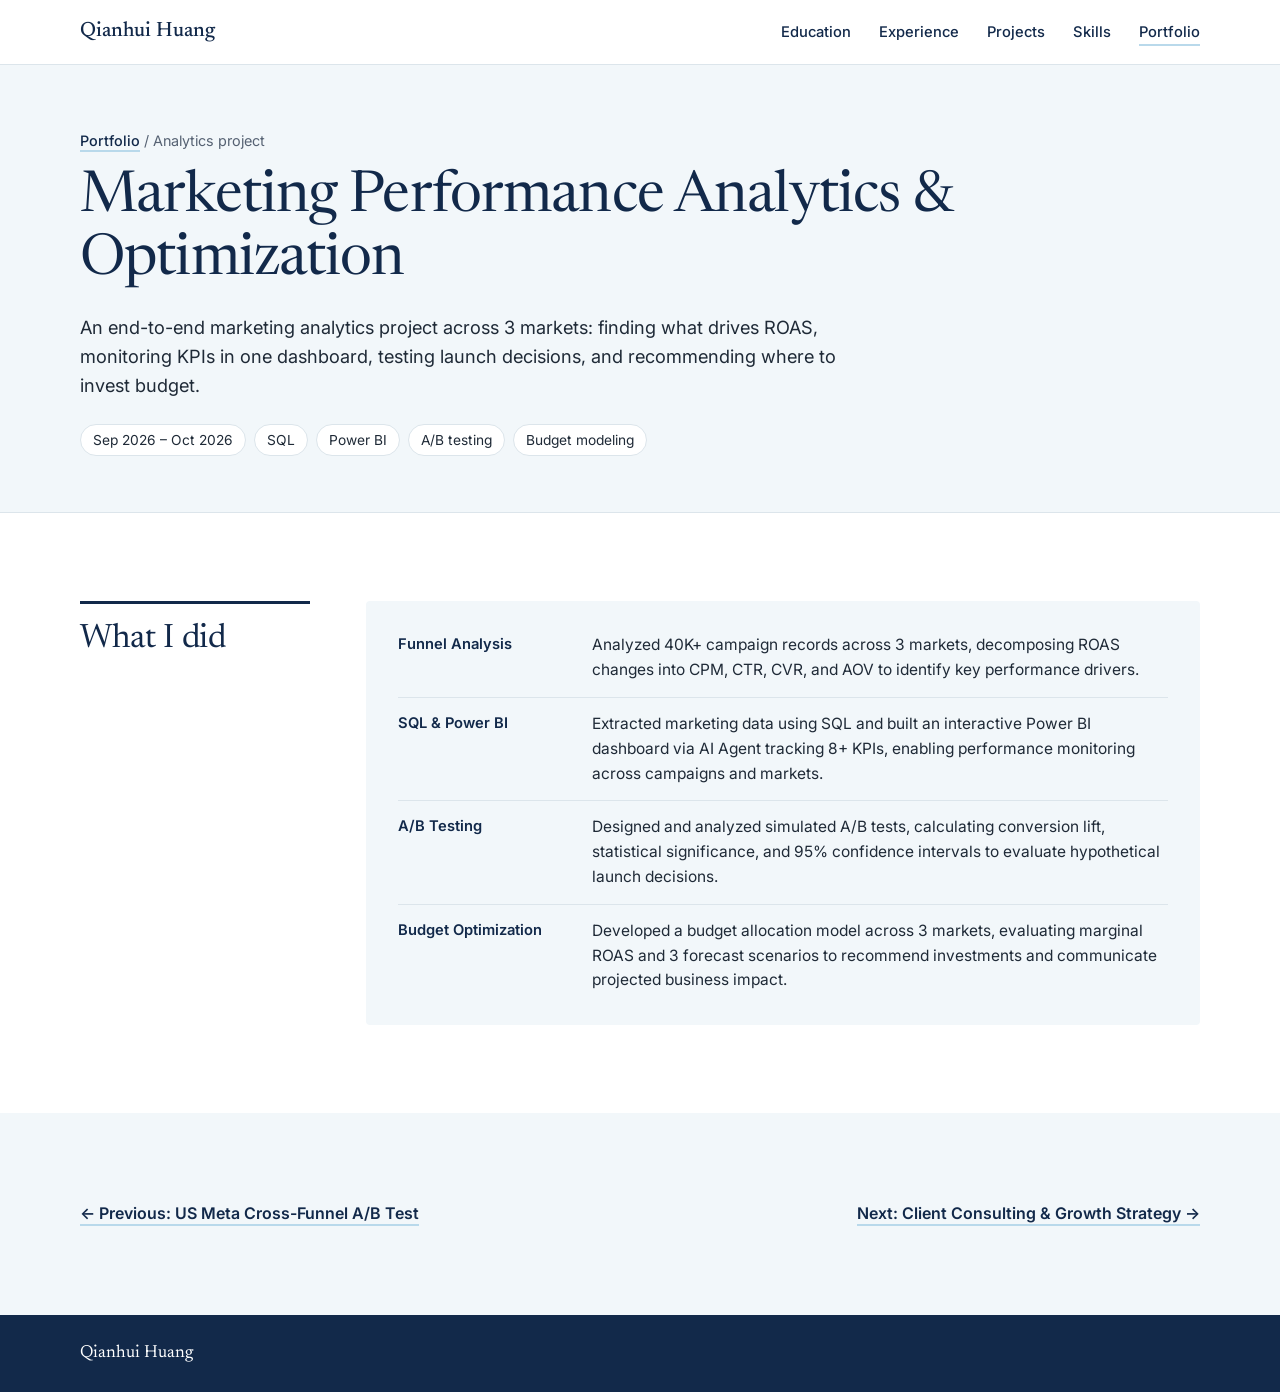
<file: projects/marketing-performance-analytics.html>
<!doctype html>
<html lang="en">
<head>
  <meta charset="utf-8">
  <meta name="viewport" content="width=device-width, initial-scale=1">
  <title>Marketing Performance Analytics &amp; Optimization · Qianhui Huang</title>
  <meta name="description" content="Funnel analysis, a SQL and Power BI dashboard, simulated A/B tests, and a budget allocation model across 3 markets.">
  <link rel="icon" href="data:image/svg+xml,%3Csvg xmlns='http://www.w3.org/2000/svg' viewBox='0 0 32 32'%3E%3Crect width='32' height='32' rx='16' fill='%23B9D9EB'/%3E%3Ctext x='16' y='21.5' font-family='Georgia,serif' font-size='15' text-anchor='middle' fill='%2312294A'%3EQH%3C/text%3E%3C/svg%3E">
  <link rel="preconnect" href="https://fonts.googleapis.com">
  <link rel="preconnect" href="https://fonts.gstatic.com" crossorigin>
  <link href="https://fonts.googleapis.com/css2?family=Inter:wght@400;500;600&family=Newsreader:opsz,wght@6..72,400;6..72,500&display=swap" rel="stylesheet">
  <link rel="stylesheet" href="../styles.css">
</head>
<body>
  <a class="skip" href="#work">Skip to content</a>

  <header class="nav">
    <div class="wrap">
      <a class="brand" href="../index.html">Qianhui Huang</a>
      <nav aria-label="Site">
        <ul>
          <li><a href="../index.html#education">Education</a></li>
          <li><a href="../index.html#experience">Experience</a></li>
          <li><a href="../index.html#projects">Projects</a></li>
          <li><a href="../index.html#skills">Skills</a></li>
          <li><a href="../portfolio.html" aria-current="true">Portfolio</a></li>
        </ul>
      </nav>
    </div>
  </header>

  <main>
    <div class="page-head">
      <div class="wrap">
        <p class="crumbs"><a href="../portfolio.html">Portfolio</a> / Analytics project</p>
        <h1>Marketing Performance Analytics &amp; Optimization</h1>
        <p class="lede">An end-to-end marketing analytics project across 3 markets: finding what drives ROAS, monitoring KPIs in one dashboard, testing launch decisions, and recommending where to invest budget.</p>
        <ul class="tags">
          <li>Sep 2026 – Oct 2026</li>
          <li>SQL</li>
          <li>Power BI</li>
          <li>A/B testing</li>
          <li>Budget modeling</li>
        </ul>
      </div>
    </div>

    <section id="work">
      <div class="wrap section-grid">
        <div class="side">
          <h2>What I did</h2>
        </div>
        <div class="main">
          <div class="extras">
            <div>
              <h3>Funnel Analysis</h3>
              <p>Analyzed 40K+ campaign records across 3 markets, decomposing ROAS changes into CPM, CTR, CVR, and AOV to identify key performance drivers.</p>
            </div>
            <div>
              <h3>SQL &amp; Power BI</h3>
              <p>Extracted marketing data using SQL and built an interactive Power BI dashboard via AI Agent tracking 8+ KPIs, enabling performance monitoring across campaigns and markets.</p>
            </div>
            <div>
              <h3>A/B Testing</h3>
              <p>Designed and analyzed simulated A/B tests, calculating conversion lift, statistical significance, and 95% confidence intervals to evaluate hypothetical launch decisions.</p>
            </div>
            <div>
              <h3>Budget Optimization</h3>
              <p>Developed a budget allocation model across 3 markets, evaluating marginal ROAS and 3 forecast scenarios to recommend investments and communicate projected business impact.</p>
            </div>
          </div>
        </div>
      </div>
    </section>

    <section class="band-tint">
      <div class="wrap pager">
        <a class="card-link" href="cross-funnel-ab-test.html">← Previous: US Meta Cross-Funnel A/B Test</a>
        <a class="card-link" href="client-consulting-growth-strategy.html">Next: Client Consulting &amp; Growth Strategy →</a>
      </div>
    </section>
  </main>

  <footer>
    <div class="wrap">Qianhui Huang</div>
  </footer>
</body>
</html>
</file>
<file: styles.css>
/* Shared styles for every page on the site. */

:root {
  color-scheme: light;
  --columbia: #B9D9EB;
  --tint: #F2F7FA;
  --navy: #12294A;
  --text: #1F2A37;
  --muted: #566273;
  --line: #DCE5EB;
  --white: #FFFFFF;
  --serif: "Newsreader", Georgia, "Times New Roman", serif;
  --sans: "Inter", system-ui, -apple-system, "Segoe UI", Roboto, sans-serif;
  --nav-height: 64px;
  --gutter: 40px;
}

* { box-sizing: border-box; }

html {
  scroll-behavior: smooth;
  scroll-padding-top: calc(var(--nav-height) + 24px);
  -webkit-text-size-adjust: 100%;
}

body {
  margin: 0;
  background: var(--white);
  color: var(--text);
  font: 400 1rem/1.6 var(--sans);
  overflow-wrap: break-word;
  -webkit-font-smoothing: antialiased;
}

a { color: inherit; }
a:focus-visible { outline: 2px solid var(--navy); outline-offset: 3px; }
h1, h2, h3, h4, p, ul, dl, dd { margin: 0; }
ul { padding: 0; list-style: none; }
img { display: block; max-width: 100%; }

.wrap {
  width: min(1200px, 100%);
  margin-inline: auto;
  padding-inline: var(--gutter);
}

.skip {
  position: absolute;
  left: 16px;
  top: -60px;
  z-index: 20;
  padding: 8px 14px;
  background: var(--navy);
  color: var(--white);
}
.skip:focus { top: 12px; }

/* Navigation */
.nav {
  position: sticky;
  top: 0;
  z-index: 10;
  background: var(--white);
  border-bottom: 1px solid var(--line);
}

.nav .wrap {
  display: flex;
  align-items: center;
  justify-content: space-between;
  gap: 16px;
  min-height: var(--nav-height);
}

.brand {
  color: var(--navy);
  font: 500 1.3rem/1 var(--serif);
  text-decoration: none;
  white-space: nowrap;
}

.nav ul { display: flex; gap: 28px; }

.nav li a {
  color: var(--navy);
  font-size: .92rem;
  font-weight: 500;
  text-decoration: none;
  text-decoration-color: var(--columbia);
  text-decoration-thickness: 2px;
  text-underline-offset: 7px;
  white-space: nowrap;
}

.nav li a:hover,
.nav li a[aria-current] { text-decoration-line: underline; }

/* Home intro: text beside a full-height portrait */
.hero {
  display: grid;
  grid-template-columns: minmax(0, 1.15fr) minmax(0, 1fr);
  min-height: min(calc(100vh - var(--nav-height)), 720px);
}

.hero-text {
  align-self: center;
  padding-block: 64px;
  padding-right: 64px;
  padding-left: max(var(--gutter), calc((100vw - 1200px) / 2 + var(--gutter)));
}

.hero h1 {
  color: var(--navy);
  font: 400 clamp(3rem, 5.6vw, 4.75rem)/1.05 var(--serif);
  letter-spacing: -.015em;
}

.hero h1::after {
  content: "";
  display: block;
  width: 64px;
  height: 3px;
  margin-top: 28px;
  background: var(--columbia);
}

.lede {
  max-width: 33em;
  margin-top: 28px;
  font-size: 1.14rem;
  line-height: 1.6;
}

.contact {
  display: flex;
  flex-wrap: wrap;
  gap: 10px;
  margin-top: 32px;
}

.contact a {
  display: inline-flex;
  align-items: center;
  min-height: 44px;
  padding: 8px 18px;
  border: 1px solid var(--navy);
  border-radius: 3px;
  color: var(--navy);
  font-size: .92rem;
  font-weight: 500;
  overflow-wrap: anywhere;
  text-decoration: none;
  transition: background-color .15s ease, color .15s ease;
}

.contact a:hover,
.contact a.primary { background: var(--navy); color: var(--white); }
.contact a.primary:hover { background: var(--white); color: var(--navy); }

.hero-photo { position: relative; background: var(--columbia); }

.portrait {
  position: absolute;
  inset: 0;
  width: 100%;
  height: 100%;
  object-fit: contain;
  object-position: center bottom;
}

/* Inner-page header (portfolio and project pages) */
.page-head {
  padding-block: 64px 56px;
  background: var(--tint);
  border-bottom: 1px solid var(--line);
}

.crumbs { color: var(--muted); font-size: .9rem; }

.crumbs a {
  color: var(--navy);
  font-weight: 500;
  text-decoration-color: var(--columbia);
  text-decoration-thickness: 2px;
  text-underline-offset: 4px;
}

.page-head h1 {
  max-width: 20em;
  margin-top: 14px;
  color: var(--navy);
  font: 400 clamp(2.4rem, 4.8vw, 3.6rem)/1.1 var(--serif);
  letter-spacing: -.015em;
}

.page-head .lede { max-width: 44em; margin-top: 20px; }

.tags {
  display: flex;
  flex-wrap: wrap;
  gap: 8px;
  margin-top: 24px;
}

.tags li {
  padding: 4px 12px;
  background: var(--white);
  border: 1px solid var(--line);
  border-radius: 999px;
  font-size: .86rem;
}

/* Sections: title on the left, content on the right */
section { padding-block: 88px; }
.band-tint { background: var(--tint); }

.section-grid {
  display: grid;
  grid-template-columns: 230px minmax(0, 1fr);
  gap: 56px;
}

.side { align-self: start; }
.side.sticky { position: sticky; top: calc(var(--nav-height) + 24px); }

h2 {
  padding-top: 16px;
  border-top: 3px solid var(--navy);
  color: var(--navy);
  font: 400 2.1rem/1.15 var(--serif);
  letter-spacing: -.01em;
}

h2 .num {
  display: block;
  margin-bottom: 6px;
  color: var(--muted);
  font: 600 .8rem/1.2 var(--sans);
  letter-spacing: .12em;
}

/* Entries */
.card,
.extras {
  background: var(--tint);
  border-radius: 4px;
}

.card { padding: 32px; }
.card + .card { margin-top: 20px; }

.band-tint .card,
.band-tint .extras,
.band-tint .callout,
.band-tint .fact {
  background: var(--white);
  border: 1px solid var(--line);
}

.card-head {
  display: grid;
  grid-template-columns: minmax(0, 1fr) auto;
  gap: 2px 24px;
  padding-bottom: 20px;
  border-bottom: 1px solid var(--line);
}

.card-head:last-child { padding-bottom: 0; border-bottom: 0; }

.org {
  color: var(--navy);
  font: 500 1.55rem/1.25 var(--serif);
}

.org small {
  font: 400 .9rem/1.4 var(--sans);
  color: var(--muted);
  white-space: nowrap;
}

.role { grid-column: 1; font-weight: 600; line-height: 1.45; }

.meta {
  grid-column: 2;
  grid-row: 1 / span 2;
  color: var(--muted);
  font-size: .9rem;
  line-height: 1.5;
  text-align: right;
}

.details > div,
.points li,
.extras > div {
  display: grid;
  grid-template-columns: 170px minmax(0, 1fr);
  gap: 24px;
  padding-block: 14px;
  font-size: .97rem;
  line-height: 1.6;
}

.details,
.points { padding-top: 6px; margin-bottom: -14px; }

.details > div + div,
.points li + li,
.extras > div + div { border-top: 1px solid var(--line); }

.label,
.points h3,
.extras h3 {
  color: var(--navy);
  font: 600 .92rem/1.5 var(--sans);
}

.card-link {
  display: inline-block;
  margin-top: 24px;
  color: var(--navy);
  font-weight: 600;
  text-decoration-color: var(--columbia);
  text-decoration-thickness: 2px;
  text-underline-offset: 5px;
}

.card-link:hover { text-decoration-color: var(--navy); }
.side .card-link { margin-top: 20px; }

/* Employer shortcuts under the Experience title */
.grid { margin-top: 24px; }

.grid a {
  display: block;
  padding-block: 10px;
  border-top: 1px solid var(--line);
  text-decoration: none;
}

.grid strong {
  display: block;
  color: var(--navy);
  font-size: .93rem;
  font-weight: 600;
  line-height: 1.35;
  text-decoration-color: var(--columbia);
  text-decoration-thickness: 2px;
  text-underline-offset: 4px;
}

.grid a:hover strong { text-decoration-line: underline; }
.grid span { color: var(--muted); font-size: .82rem; }

/* Skills */
.extras { padding: 18px 32px; }
.chips { display: flex; flex-wrap: wrap; }
.chips li:not(:last-child)::after { content: "·"; margin-inline: 8px; color: var(--muted); }

/* Portfolio gallery */
.gallery {
  display: grid;
  grid-template-columns: repeat(3, minmax(0, 1fr));
  gap: 24px;
}

.tile {
  display: flex;
  flex-direction: column;
  overflow: hidden;
  background: var(--white);
  border: 1px solid var(--line);
  border-radius: 4px;
  text-decoration: none;
  transition: border-color .15s ease, box-shadow .15s ease;
}

.tile:hover {
  border-color: var(--navy);
  box-shadow: 0 10px 30px rgba(18, 41, 74, .08);
}

.tile-cover {
  display: flex;
  flex-direction: column;
  justify-content: space-between;
  gap: 16px;
  aspect-ratio: 16 / 10;
  padding: 24px;
  color: var(--navy);
}

.cover-navy { background: var(--navy); color: var(--white); }
.cover-blue { background: var(--columbia); }
.cover-tint { background: var(--tint); border-bottom: 1px solid var(--line); }

.cover-word { font: 400 clamp(1.9rem, 3vw, 2.4rem)/1.05 var(--serif); }
.cover-tags { font-size: .82rem; font-weight: 500; letter-spacing: .04em; }

.tile-body {
  display: flex;
  flex: 1;
  flex-direction: column;
  padding: 24px;
}

.kicker { color: var(--muted); font-size: .84rem; font-weight: 500; }

.tile h2 {
  margin-top: 8px;
  padding-top: 0;
  border-top: 0;
  font-size: 1.45rem;
  line-height: 1.25;
}

.tile p { margin-top: 12px; font-size: .95rem; }

.tile .card-link { margin-top: auto; padding-top: 20px; text-decoration-line: underline; }

/* Project pages */
.prose > * + * { margin-top: 18px; }

.prose h3 {
  margin-top: 32px;
  color: var(--navy);
  font: 600 1.02rem/1.4 var(--sans);
}

.bullets li { position: relative; padding-left: 20px; }
.bullets li + li { margin-top: 10px; }

.bullets li::before {
  content: "";
  position: absolute;
  left: 2px;
  top: .68em;
  width: 6px;
  height: 6px;
  border-radius: 50%;
  background: var(--navy);
}

.callout {
  padding: 18px 22px;
  background: var(--tint);
  border-left: 4px solid var(--columbia);
  border-radius: 0 4px 4px 0;
}

.band-tint .callout { border-left: 4px solid var(--columbia); }

.badge {
  display: inline-block;
  padding: 4px 12px;
  background: var(--navy);
  color: var(--white);
  border-radius: 999px;
  font-size: .85rem;
  font-weight: 600;
  letter-spacing: .03em;
}

.facts {
  display: grid;
  grid-template-columns: repeat(3, minmax(0, 1fr));
  gap: 12px;
}

.fact {
  padding: 16px 18px;
  background: var(--tint);
  border-radius: 4px;
}

.fact dt { color: var(--muted); font-size: .82rem; }

.fact dd {
  margin-top: 4px;
  color: var(--navy);
  font: 500 1.45rem/1.2 var(--serif);
  font-variant-numeric: tabular-nums;
}

.table-wrap { overflow-x: auto; }

table {
  width: 100%;
  border-collapse: collapse;
  font-size: .94rem;
  line-height: 1.5;
}

th, td {
  padding: 10px 12px;
  border-bottom: 1px solid var(--line);
  text-align: left;
  vertical-align: top;
}

th:first-child, td:first-child { padding-left: 0; }
th:last-child, td:last-child { padding-right: 0; }

thead th {
  border-bottom: 2px solid var(--navy);
  color: var(--navy);
  font-size: .86rem;
  font-weight: 600;
}

tbody th { color: var(--navy); font-weight: 600; }
.num-col { text-align: right; font-variant-numeric: tabular-nums; white-space: nowrap; }

.pager {
  display: flex;
  flex-wrap: wrap;
  justify-content: space-between;
  gap: 16px;
}

.pager .card-link { margin-top: 0; }

footer {
  padding-block: 28px;
  background: var(--navy);
  color: var(--white);
  font: 400 1.1rem/1.2 var(--serif);
}

@media (max-width: 960px) {
  .section-grid { grid-template-columns: minmax(0, 1fr); gap: 28px; }
  .side.sticky { position: static; }
  .grid {
    display: grid;
    grid-template-columns: repeat(4, minmax(0, 1fr));
    gap: 0 16px;
  }
  .gallery { grid-template-columns: repeat(2, minmax(0, 1fr)); }
}

@media (max-width: 760px) {
  :root { --gutter: 24px; }
  .nav ul { gap: 18px; }
  .hero { grid-template-columns: minmax(0, 1fr); min-height: 0; }
  .hero-text { padding: 48px var(--gutter); }
  .hero-photo { aspect-ratio: 988 / 1249; }
  section { padding-block: 60px; }
  .page-head { padding-block: 44px 40px; }
  .grid { grid-template-columns: repeat(2, minmax(0, 1fr)); }
  .card-head { grid-template-columns: minmax(0, 1fr); }
  .meta { grid-column: 1; grid-row: auto; margin-top: 4px; text-align: left; }
  .org small { white-space: normal; }
  .details > div,
  .points li,
  .extras > div { grid-template-columns: minmax(0, 1fr); gap: 2px; }
  .gallery { grid-template-columns: minmax(0, 1fr); }
  .facts { grid-template-columns: repeat(2, minmax(0, 1fr)); }
}

@media (max-width: 560px) {
  :root { --nav-height: 56px; --gutter: 16px; }
  .brand { display: none; }
  .nav nav { width: 100%; overflow-x: auto; }
  .nav ul { justify-content: space-between; gap: 12px; }
  .nav li a { font-size: .8rem; }
  .card { padding: 20px 16px; }
  .extras { padding: 10px 16px; }
  .tile-cover, .tile-body { padding: 20px 16px; }
  table { font-size: .84rem; }
  th, td { padding: 9px 6px; }
  thead th { font-size: .8rem; }
}

@media (prefers-reduced-motion: reduce) {
  html { scroll-behavior: auto; }
  * { transition: none !important; }
}

@media print {
  .nav, .grid, .skip, .pager { display: none; }
  html { scroll-padding-top: 0; }
  .hero { min-height: 0; }
  .card, .tile, table { break-inside: avoid; }
}
</file>
